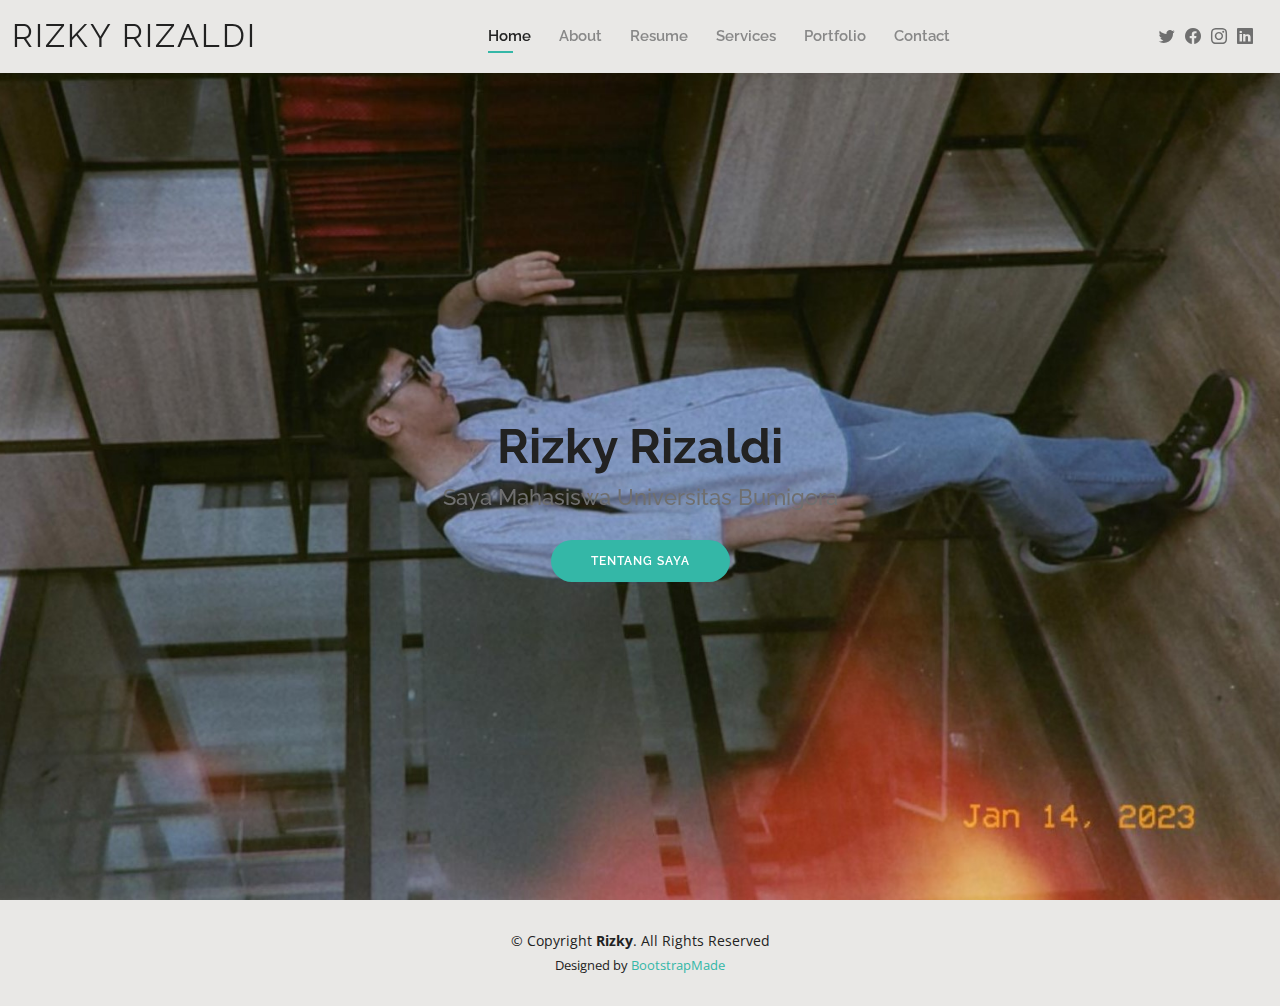
<file: index.html>
<!DOCTYPE html>
<html lang="en">

<head>
  <meta charset="utf-8">
  <meta content="width=device-width, initial-scale=1.0" name="viewport">

  <title>Rizky Rizaldi</title>
  <meta content="website portofolio rizky rizaldi" name="description">
  <meta content="portofolio" name="keywords">

  <!-- Favicons -->
  <link href="assets/img/favicon.png" rel="icon">
  <link href="assets/img/apple-touch-icon.png" rel="apple-touch-icon">

  <!-- Google Fonts -->
  <link href="https://fonts.googleapis.com/css?family=Open+Sans:300,300i,400,400i,600,600i,700,700i|Raleway:300,300i,400,400i,500,500i,600,600i,700,700i|Poppins:300,300i,400,400i,500,500i,600,600i,700,700i" rel="stylesheet">

  <!-- Vendor CSS Files -->
  <link href="assets/vendor/aos/aos.css" rel="stylesheet">
  <link href="assets/vendor/bootstrap/css/bootstrap.min.css" rel="stylesheet">
  <link href="assets/vendor/bootstrap-icons/bootstrap-icons.css" rel="stylesheet">
  <link href="assets/vendor/boxicons/css/boxicons.min.css" rel="stylesheet">
  <link href="assets/vendor/glightbox/css/glightbox.min.css" rel="stylesheet">
  <link href="assets/vendor/swiper/swiper-bundle.min.css" rel="stylesheet">

  <!-- Template Main CSS File -->
  <link href="assets/css/style.css" rel="stylesheet">

  <!-- =======================================================
  * Template Name: Kelly
  * Updated: May 30 2023 with Bootstrap v5.3.0
  * Template URL: https://bootstrapmade.com/kelly-free-bootstrap-cv-resume-html-template/
  * Author: BootstrapMade.com
  * License: https://bootstrapmade.com/license/
  ======================================================== -->
</head>

<body>

  <!-- ======= Header ======= -->
  <header id="header" class="fixed-top">
    <div class="container-fluid d-flex justify-content-between align-items-center">

      <h1 class="logo me-auto me-lg-0"><a href="index.html">Rizky Rizaldi</a></h1>
      <!-- Uncomment below if you prefer to use an image logo -->
      <!-- <a href="index.html" class="logo"><img src="assets/img/logo.png" alt="" class="img-fluid"></a>-->

      <nav id="navbar" class="navbar order-last order-lg-0">
        <ul>
          <li><a class="active" href="index.html">Home</a></li>
          <li><a href="about.html">About</a></li>
          <li><a href="resume.html">Resume</a></li>
          <li><a href="services.html">Services</a></li>
          <li><a href="portfolio.html">Portfolio</a></li>
          <li><a href="contact.html">Contact</a></li>
        </ul>
        <i class="bi bi-list mobile-nav-toggle"></i>
      </nav><!-- .navbar -->

      <div class="header-social-links">
        <a href="#" class="twitter"><i class="bi bi-twitter"></i></a>
        <a href="#" class="facebook"><i class="bi bi-facebook"></i></a>
        <a href="#" class="instagram"><i class="bi bi-instagram"></i></a>
        <a href="#" class="linkedin"><i class="bi bi-linkedin"></i></i></a>
      </div>

    </div>

  </header><!-- End Header -->

  <!-- ======= Hero Section ======= -->
  <section id="hero" class="d-flex align-items-center">
    <div class="container d-flex flex-column align-items-center" data-aos="zoom-in" data-aos-delay="100">
      <h1>Rizky Rizaldi</h1>
      <h2>Saya Mahasiswa Universitas Bumigora</h2>
      <a href="about.html" class="btn-about">Tentang Saya</a>
    </div>
  </section><!-- End Hero -->

  <!-- ======= Footer ======= -->
  <footer id="footer">
    <div class="container">
      <div class="copyright">
        &copy; Copyright <strong><span>Rizky</span></strong>. All Rights Reserved
      </div>
      <div class="credits">
        <!-- All the links in the footer should remain intact. -->
        <!-- You can delete the links only if you purchased the pro version. -->
        <!-- Licensing information: https://bootstrapmade.com/license/ -->
        <!-- Purchase the pro version with working PHP/AJAX contact form: https://bootstrapmade.com/kelly-free-bootstrap-cv-resume-html-template/ -->
        Designed by <a href="https://bootstrapmade.com/">BootstrapMade</a>
      </div>
    </div>
  </footer><!-- End  Footer -->

  <div id="preloader"></div>
  <a href="#" class="back-to-top d-flex align-items-center justify-content-center"><i class="bi bi-arrow-up-short"></i></a>

  <!-- Vendor JS Files -->
  <script src="assets/vendor/purecounter/purecounter_vanilla.js"></script>
  <script src="assets/vendor/aos/aos.js"></script>
  <script src="assets/vendor/bootstrap/js/bootstrap.bundle.min.js"></script>
  <script src="assets/vendor/glightbox/js/glightbox.min.js"></script>
  <script src="assets/vendor/isotope-layout/isotope.pkgd.min.js"></script>
  <script src="assets/vendor/swiper/swiper-bundle.min.js"></script>
  <script src="assets/vendor/waypoints/noframework.waypoints.js"></script>
  <script src="assets/vendor/php-email-form/validate.js"></script>

  <!-- Template Main JS File -->
  <script src="assets/js/main.js"></script>

</body>

</html>
</file>
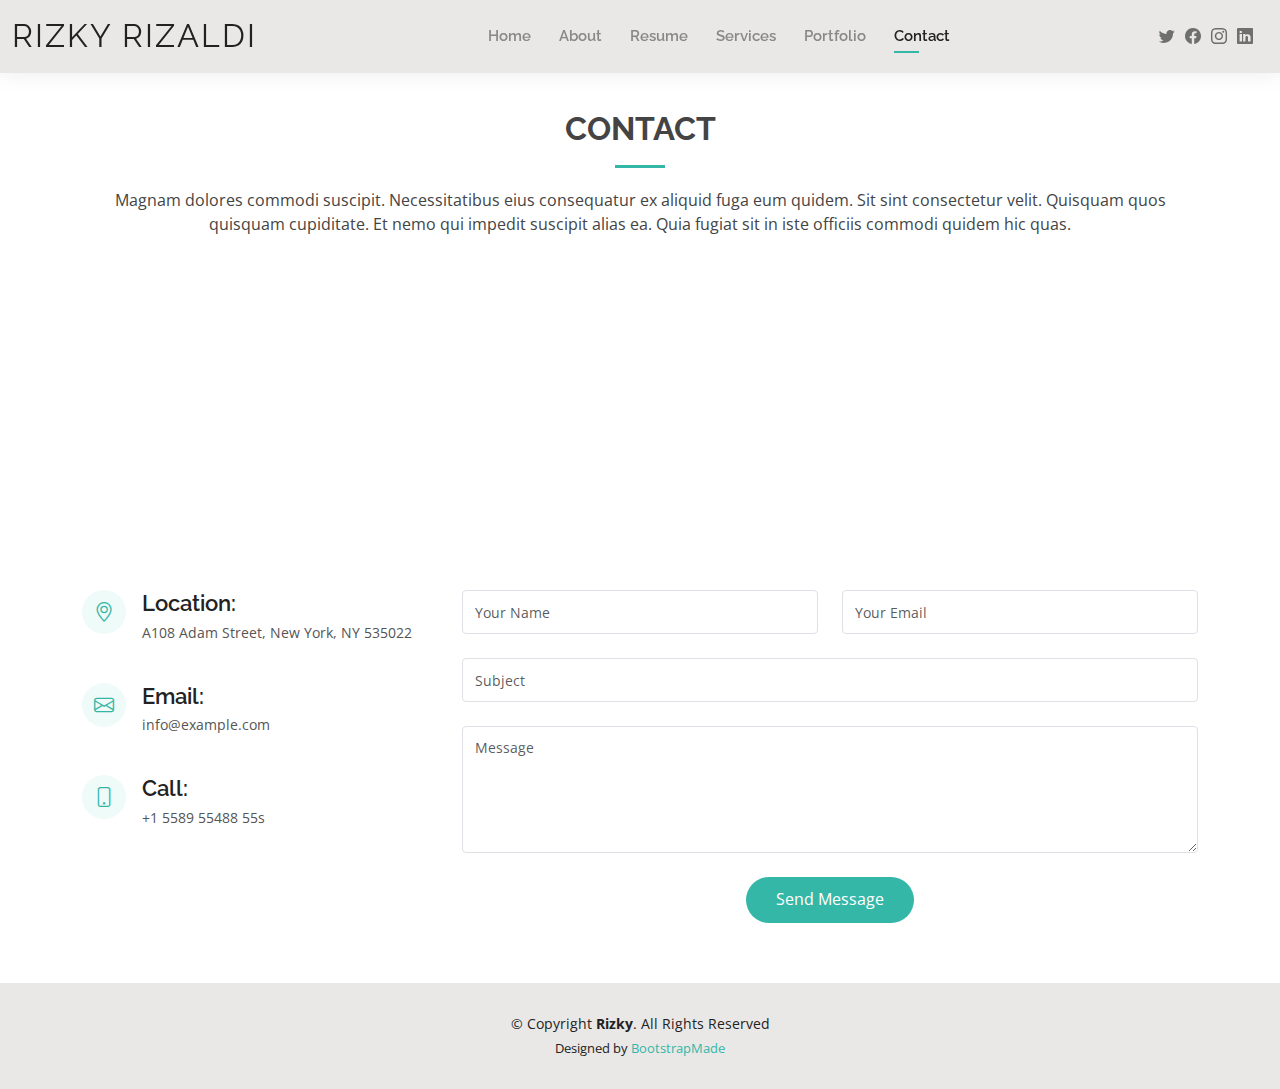
<file: contact.html>
<!DOCTYPE html>
<html lang="en">

<head>
  <meta charset="utf-8">
  <meta content="width=device-width, initial-scale=1.0" name="viewport">

  <title>Contact - Rizky Rizaldi</title>
  <meta content="" name="description">
  <meta content="" name="keywords">

  <!-- Favicons -->
  <link href="assets/img/favicon.png" rel="icon">
  <link href="assets/img/apple-touch-icon.png" rel="apple-touch-icon">

  <!-- Google Fonts -->
  <link href="https://fonts.googleapis.com/css?family=Open+Sans:300,300i,400,400i,600,600i,700,700i|Raleway:300,300i,400,400i,500,500i,600,600i,700,700i|Poppins:300,300i,400,400i,500,500i,600,600i,700,700i" rel="stylesheet">

  <!-- Vendor CSS Files -->
  <link href="assets/vendor/aos/aos.css" rel="stylesheet">
  <link href="assets/vendor/bootstrap/css/bootstrap.min.css" rel="stylesheet">
  <link href="assets/vendor/bootstrap-icons/bootstrap-icons.css" rel="stylesheet">
  <link href="assets/vendor/boxicons/css/boxicons.min.css" rel="stylesheet">
  <link href="assets/vendor/glightbox/css/glightbox.min.css" rel="stylesheet">
  <link href="assets/vendor/swiper/swiper-bundle.min.css" rel="stylesheet">

  <!-- Template Main CSS File -->
  <link href="assets/css/style.css" rel="stylesheet">

  <!-- =======================================================
  * Template Name: Kelly
  * Updated: May 30 2023 with Bootstrap v5.3.0
  * Template URL: https://bootstrapmade.com/kelly-free-bootstrap-cv-resume-html-template/
  * Author: BootstrapMade.com
  * License: https://bootstrapmade.com/license/
  ======================================================== -->
</head>

<body>

  <!-- ======= Header ======= -->
  <header id="header" class="fixed-top">
    <div class="container-fluid d-flex justify-content-between align-items-center">

      <h1 class="logo me-auto me-lg-0"><a href="index.html">Rizky Rizaldi</a></h1>
      <!-- Uncomment below if you prefer to use an image logo -->
      <!-- <a href="index.html" class="logo"><img src="assets/img/logo.png" alt="" class="img-fluid"></a>-->

      <nav id="navbar" class="navbar order-last order-lg-0">
        <ul>
          <li><a href="index.html">Home</a></li>
          <li><a href="about.html">About</a></li>
          <li><a href="resume.html">Resume</a></li>
          <li><a href="services.html">Services</a></li>
          <li><a href="portfolio.html">Portfolio</a></li>
          <li><a class="active" href="contact.html">Contact</a></li>
        </ul>
        <i class="bi bi-list mobile-nav-toggle"></i>
      </nav><!-- .navbar -->

      <div class="header-social-links">
        <a href="#" class="twitter"><i class="bi bi-twitter"></i></a>
        <a href="#" class="facebook"><i class="bi bi-facebook"></i></a>
        <a href="#" class="instagram"><i class="bi bi-instagram"></i></a>
        <a href="#" class="linkedin"><i class="bi bi-linkedin"></i></i></a>
      </div>

    </div>

  </header><!-- End Header -->

  <main id="main">

    <!-- ======= Contact Section ======= -->
    <section id="contact" class="contact">
      <div class="container" data-aos="fade-up">

        <div class="section-title">
          <h2>Contact</h2>
          <p>Magnam dolores commodi suscipit. Necessitatibus eius consequatur ex aliquid fuga eum quidem. Sit sint consectetur velit. Quisquam quos quisquam cupiditate. Et nemo qui impedit suscipit alias ea. Quia fugiat sit in iste officiis commodi quidem hic quas.</p>
        </div>

        <div>
          <iframe style="border:0; width: 100%; height: 270px;" src="https://www.google.com/maps/embed?pb=!1m14!1m8!1m3!1d12097.433213460943!2d-74.0062269!3d40.7101282!3m2!1i1024!2i768!4f13.1!3m3!1m2!1s0x0%3A0xb89d1fe6bc499443!2sDowntown+Conference+Center!5e0!3m2!1smk!2sbg!4v1539943755621" frameborder="0" allowfullscreen></iframe>
        </div>

        <div class="row mt-5">

          <div class="col-lg-4">
            <div class="info">
              <div class="address">
                <i class="bi bi-geo-alt"></i>
                <h4>Location:</h4>
                <p>A108 Adam Street, New York, NY 535022</p>
              </div>

              <div class="email">
                <i class="bi bi-envelope"></i>
                <h4>Email:</h4>
                <p>info@example.com</p>
              </div>

              <div class="phone">
                <i class="bi bi-phone"></i>
                <h4>Call:</h4>
                <p>+1 5589 55488 55s</p>
              </div>

            </div>

          </div>

          <div class="col-lg-8 mt-5 mt-lg-0">

            <form action="forms/contact.php" method="post" role="form" class="php-email-form">
              <div class="row">
                <div class="col-md-6 form-group">
                  <input type="text" name="name" class="form-control" id="name" placeholder="Your Name" required>
                </div>
                <div class="col-md-6 form-group mt-3 mt-md-0">
                  <input type="email" class="form-control" name="email" id="email" placeholder="Your Email" required>
                </div>
              </div>
              <div class="form-group mt-3">
                <input type="text" class="form-control" name="subject" id="subject" placeholder="Subject" required>
              </div>
              <div class="form-group mt-3">
                <textarea class="form-control" name="message" rows="5" placeholder="Message" required></textarea>
              </div>
              <div class="my-3">
                <div class="loading">Loading</div>
                <div class="error-message"></div>
                <div class="sent-message">Your message has been sent. Thank you!</div>
              </div>
              <div class="text-center"><button type="submit">Send Message</button></div>
            </form>

          </div>

        </div>

      </div>
    </section><!-- End Contact Section -->

  </main><!-- End #main -->

  <!-- ======= Footer ======= -->
  <footer id="footer">
    <div class="container">
      <div class="copyright">
        &copy; Copyright <strong><span>Rizky</span></strong>. All Rights Reserved
      </div>
      <div class="credits">
        <!-- All the links in the footer should remain intact. -->
        <!-- You can delete the links only if you purchased the pro version. -->
        <!-- Licensing information: https://bootstrapmade.com/license/ -->
        <!-- Purchase the pro version with working PHP/AJAX contact form: https://bootstrapmade.com/kelly-free-bootstrap-cv-resume-html-template/ -->
        Designed by <a href="https://bootstrapmade.com/">BootstrapMade</a>
      </div>
    </div>
  </footer><!-- End  Footer -->

  <div id="preloader"></div>
  <a href="#" class="back-to-top d-flex align-items-center justify-content-center"><i class="bi bi-arrow-up-short"></i></a>

  <!-- Vendor JS Files -->
  <script src="assets/vendor/purecounter/purecounter_vanilla.js"></script>
  <script src="assets/vendor/aos/aos.js"></script>
  <script src="assets/vendor/bootstrap/js/bootstrap.bundle.min.js"></script>
  <script src="assets/vendor/glightbox/js/glightbox.min.js"></script>
  <script src="assets/vendor/isotope-layout/isotope.pkgd.min.js"></script>
  <script src="assets/vendor/swiper/swiper-bundle.min.js"></script>
  <script src="assets/vendor/waypoints/noframework.waypoints.js"></script>
  <script src="assets/vendor/php-email-form/validate.js"></script>

  <!-- Template Main JS File -->
  <script src="assets/js/main.js"></script>

</body>

</html>
</file>
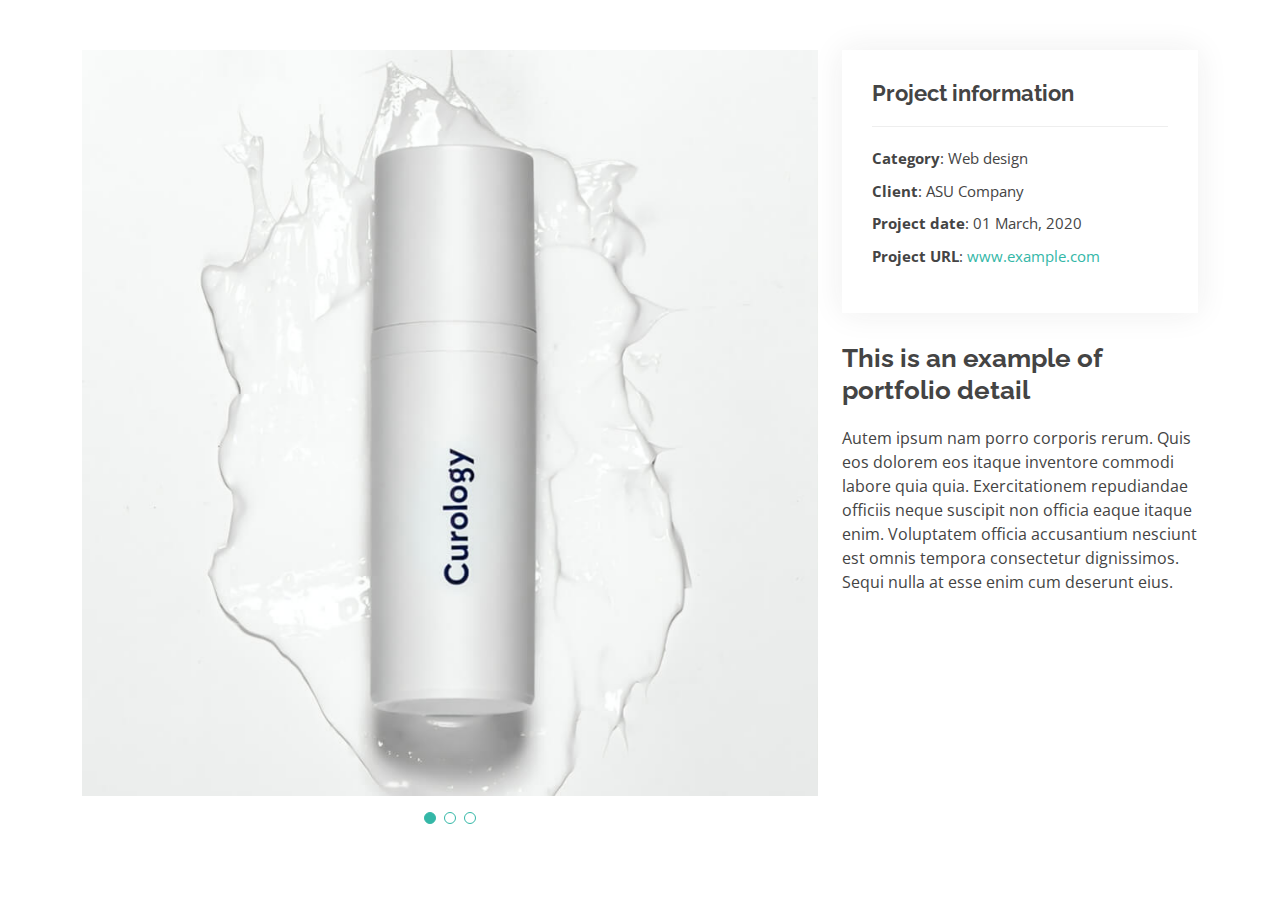
<file: portfolio-details.html>
<!DOCTYPE html>
<html lang="en">

<head>
  <meta charset="utf-8">
  <meta content="width=device-width, initial-scale=1.0" name="viewport">

  <title>Portfolio Details - Kelly Bootstrap Template</title>
  <meta content="" name="description">
  <meta content="" name="keywords">

  <!-- Favicons -->
  <link href="assets/img/favicon.png" rel="icon">
  <link href="assets/img/apple-touch-icon.png" rel="apple-touch-icon">

  <!-- Google Fonts -->
  <link href="https://fonts.googleapis.com/css?family=Open+Sans:300,300i,400,400i,600,600i,700,700i|Raleway:300,300i,400,400i,500,500i,600,600i,700,700i|Poppins:300,300i,400,400i,500,500i,600,600i,700,700i" rel="stylesheet">

  <!-- Vendor CSS Files -->
  <link href="assets/vendor/aos/aos.css" rel="stylesheet">
  <link href="assets/vendor/bootstrap/css/bootstrap.min.css" rel="stylesheet">
  <link href="assets/vendor/bootstrap-icons/bootstrap-icons.css" rel="stylesheet">
  <link href="assets/vendor/boxicons/css/boxicons.min.css" rel="stylesheet">
  <link href="assets/vendor/glightbox/css/glightbox.min.css" rel="stylesheet">
  <link href="assets/vendor/swiper/swiper-bundle.min.css" rel="stylesheet">

  <!-- Template Main CSS File -->
  <link href="assets/css/style.css" rel="stylesheet">

  <!-- =======================================================
  * Template Name: Kelly
  * Updated: May 30 2023 with Bootstrap v5.3.0
  * Template URL: https://bootstrapmade.com/kelly-free-bootstrap-cv-resume-html-template/
  * Author: BootstrapMade.com
  * License: https://bootstrapmade.com/license/
  ======================================================== -->
</head>

<body>

  <main id="main">

    <!-- ======= Portfolio Details Section ======= -->
    <section id="portfolio-details" class="portfolio-details">
      <div class="container">

        <div class="row gy-4">

          <div class="col-lg-8">
            <div class="portfolio-details-slider swiper">
              <div class="swiper-wrapper align-items-center">

                <div class="swiper-slide">
                  <img src="assets/img/portfolio/portfolio-1.jpg" alt="">
                </div>

                <div class="swiper-slide">
                  <img src="assets/img/portfolio/portfolio-2.jpg" alt="">
                </div>

                <div class="swiper-slide">
                  <img src="assets/img/portfolio/portfolio-3.jpg" alt="">
                </div>

              </div>
              <div class="swiper-pagination"></div>
            </div>
          </div>

          <div class="col-lg-4">
            <div class="portfolio-info">
              <h3>Project information</h3>
              <ul>
                <li><strong>Category</strong>: Web design</li>
                <li><strong>Client</strong>: ASU Company</li>
                <li><strong>Project date</strong>: 01 March, 2020</li>
                <li><strong>Project URL</strong>: <a href="#">www.example.com</a></li>
              </ul>
            </div>
            <div class="portfolio-description">
              <h2>This is an example of portfolio detail</h2>
              <p>
                Autem ipsum nam porro corporis rerum. Quis eos dolorem eos itaque inventore commodi labore quia quia. Exercitationem repudiandae officiis neque suscipit non officia eaque itaque enim. Voluptatem officia accusantium nesciunt est omnis tempora consectetur dignissimos. Sequi nulla at esse enim cum deserunt eius.
              </p>
            </div>
          </div>

        </div>

      </div>
    </section><!-- End Portfolio Details Section -->

  </main><!-- End #main -->

  <div id="preloader"></div>
  <a href="#" class="back-to-top d-flex align-items-center justify-content-center"><i class="bi bi-arrow-up-short"></i></a>

  <!-- Vendor JS Files -->
  <script src="assets/vendor/purecounter/purecounter_vanilla.js"></script>
  <script src="assets/vendor/aos/aos.js"></script>
  <script src="assets/vendor/bootstrap/js/bootstrap.bundle.min.js"></script>
  <script src="assets/vendor/glightbox/js/glightbox.min.js"></script>
  <script src="assets/vendor/isotope-layout/isotope.pkgd.min.js"></script>
  <script src="assets/vendor/swiper/swiper-bundle.min.js"></script>
  <script src="assets/vendor/waypoints/noframework.waypoints.js"></script>
  <script src="assets/vendor/php-email-form/validate.js"></script>

  <!-- Template Main JS File -->
  <script src="assets/js/main.js"></script>

</body>

</html>
</file>
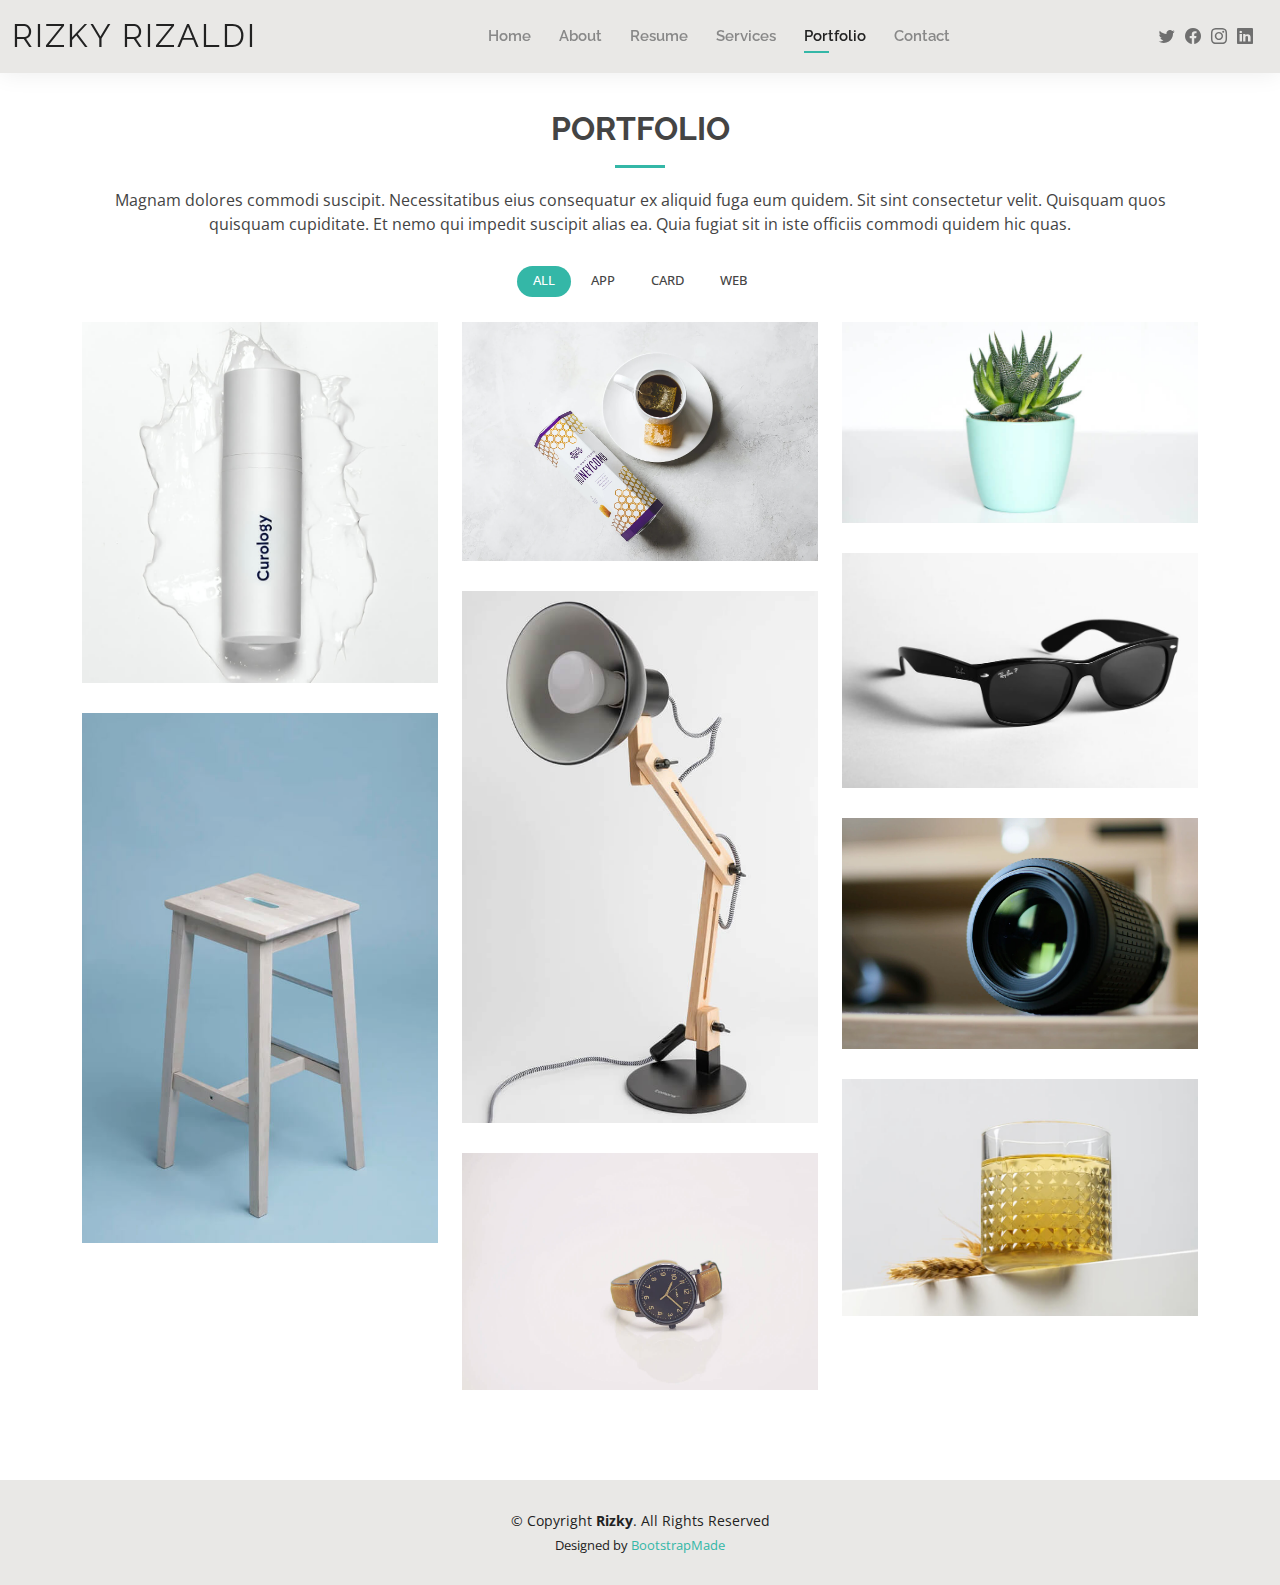
<file: portfolio.html>
<!DOCTYPE html>
<html lang="en">

<head>
  <meta charset="utf-8">
  <meta content="width=device-width, initial-scale=1.0" name="viewport">

  <title>Portfolio - Rizky Rizaldi</title>
  <meta content="" name="description">
  <meta content="" name="keywords">

  <!-- Favicons -->
  <link href="assets/img/favicon.png" rel="icon">
  <link href="assets/img/apple-touch-icon.png" rel="apple-touch-icon">

  <!-- Google Fonts -->
  <link href="https://fonts.googleapis.com/css?family=Open+Sans:300,300i,400,400i,600,600i,700,700i|Raleway:300,300i,400,400i,500,500i,600,600i,700,700i|Poppins:300,300i,400,400i,500,500i,600,600i,700,700i" rel="stylesheet">

  <!-- Vendor CSS Files -->
  <link href="assets/vendor/aos/aos.css" rel="stylesheet">
  <link href="assets/vendor/bootstrap/css/bootstrap.min.css" rel="stylesheet">
  <link href="assets/vendor/bootstrap-icons/bootstrap-icons.css" rel="stylesheet">
  <link href="assets/vendor/boxicons/css/boxicons.min.css" rel="stylesheet">
  <link href="assets/vendor/glightbox/css/glightbox.min.css" rel="stylesheet">
  <link href="assets/vendor/swiper/swiper-bundle.min.css" rel="stylesheet">

  <!-- Template Main CSS File -->
  <link href="assets/css/style.css" rel="stylesheet">

  <!-- =======================================================
  * Template Name: Kelly
  * Updated: May 30 2023 with Bootstrap v5.3.0
  * Template URL: https://bootstrapmade.com/kelly-free-bootstrap-cv-resume-html-template/
  * Author: BootstrapMade.com
  * License: https://bootstrapmade.com/license/
  ======================================================== -->
</head>

<body>

  <!-- ======= Header ======= -->
  <header id="header" class="fixed-top">
    <div class="container-fluid d-flex justify-content-between align-items-center">

      <h1 class="logo me-auto me-lg-0"><a href="index.html">Rizky Rizaldi</a></h1>
      <!-- Uncomment below if you prefer to use an image logo -->
      <!-- <a href="index.html" class="logo"><img src="assets/img/logo.png" alt="" class="img-fluid"></a>-->

      <nav id="navbar" class="navbar order-last order-lg-0">
        <ul>
          <li><a href="index.html">Home</a></li>
          <li><a href="about.html">About</a></li>
          <li><a href="resume.html">Resume</a></li>
          <li><a href="services.html">Services</a></li>
          <li><a class="active" href="portfolio.html">Portfolio</a></li>
          <li><a href="contact.html">Contact</a></li>
        </ul>
        <i class="bi bi-list mobile-nav-toggle"></i>
      </nav><!-- .navbar -->

      <div class="header-social-links">
        <a href="#" class="twitter"><i class="bi bi-twitter"></i></a>
        <a href="#" class="facebook"><i class="bi bi-facebook"></i></a>
        <a href="#" class="instagram"><i class="bi bi-instagram"></i></a>
        <a href="#" class="linkedin"><i class="bi bi-linkedin"></i></i></a>
      </div>

    </div>

  </header><!-- End Header -->

  <main id="main">

    <!-- ======= Portfolio Section ======= -->
    <section id="portfolio" class="portfolio">
      <div class="container" data-aos="fade-up">

        <div class="section-title">
          <h2>Portfolio</h2>
          <p>Magnam dolores commodi suscipit. Necessitatibus eius consequatur ex aliquid fuga eum quidem. Sit sint consectetur velit. Quisquam quos quisquam cupiditate. Et nemo qui impedit suscipit alias ea. Quia fugiat sit in iste officiis commodi quidem hic quas.</p>
        </div>

        <div class="row" data-aos="fade-up" data-aos-delay="100">
          <div class="col-lg-12 d-flex justify-content-center">
            <ul id="portfolio-flters">
              <li data-filter="*" class="filter-active">All</li>
              <li data-filter=".filter-app">App</li>
              <li data-filter=".filter-card">Card</li>
              <li data-filter=".filter-web">Web</li>
            </ul>
          </div>
        </div>

        <div class="row portfolio-container" data-aos="fade-up" data-aos-delay="200">

          <div class="col-lg-4 col-md-6 portfolio-item filter-app">
            <div class="portfolio-wrap">
              <img src="assets/img/portfolio/portfolio-1.jpg" class="img-fluid" alt="">
              <div class="portfolio-info">
                <h4>App 1</h4>
                <p>App</p>
                <div class="portfolio-links">
                  <a href="assets/img/portfolio/portfolio-1.jpg" data-gallery="portfolioGallery" class="portfolio-lightbox" title="App 1"><i class="bx bx-plus"></i></a>
                  <a href="portfolio-details.html" class="portfolio-details-lightbox" data-glightbox="type: external" title="Portfolio Details"><i class="bx bx-link"></i></a>
                </div>
              </div>
            </div>
          </div>

          <div class="col-lg-4 col-md-6 portfolio-item filter-web">
            <div class="portfolio-wrap">
              <img src="assets/img/portfolio/portfolio-2.jpg" class="img-fluid" alt="">
              <div class="portfolio-info">
                <h4>Web 3</h4>
                <p>Web</p>
                <div class="portfolio-links">
                  <a href="assets/img/portfolio/portfolio-2.jpg" data-gallery="portfolioGallery" class="portfolio-lightbox" title="Web 3"><i class="bx bx-plus"></i></a>
                  <a href="portfolio-details.html" class="portfolio-details-lightbox" data-glightbox="type: external" title="Portfolio Details"><i class="bx bx-link"></i></a>
                </div>
              </div>
            </div>
          </div>

          <div class="col-lg-4 col-md-6 portfolio-item filter-app">
            <div class="portfolio-wrap">
              <img src="assets/img/portfolio/portfolio-3.jpg" class="img-fluid" alt="">
              <div class="portfolio-info">
                <h4>App 2</h4>
                <p>App</p>
                <div class="portfolio-links">
                  <a href="assets/img/portfolio/portfolio-3.jpg" data-gallery="portfolioGallery" class="portfolio-lightbox" title="App 2"><i class="bx bx-plus"></i></a>
                  <a href="portfolio-details.html" class="portfolio-details-lightbox" data-glightbox="type: external" title="Portfolio Details"><i class="bx bx-link"></i></a>
                </div>
              </div>
            </div>
          </div>

          <div class="col-lg-4 col-md-6 portfolio-item filter-card">
            <div class="portfolio-wrap">
              <img src="assets/img/portfolio/portfolio-4.jpg" class="img-fluid" alt="">
              <div class="portfolio-info">
                <h4>Card 2</h4>
                <p>Card</p>
                <div class="portfolio-links">
                  <a href="assets/img/portfolio/portfolio-4.jpg" data-gallery="portfolioGallery" class="portfolio-lightbox" title="Card 2"><i class="bx bx-plus"></i></a>
                  <a href="portfolio-details.html" class="portfolio-details-lightbox" data-glightbox="type: external" title="Portfolio Details"><i class="bx bx-link"></i></a>
                </div>
              </div>
            </div>
          </div>

          <div class="col-lg-4 col-md-6 portfolio-item filter-web">
            <div class="portfolio-wrap">
              <img src="assets/img/portfolio/portfolio-5.jpg" class="img-fluid" alt="">
              <div class="portfolio-info">
                <h4>Web 2</h4>
                <p>Web</p>
                <div class="portfolio-links">
                  <a href="assets/img/portfolio/portfolio-5.jpg" data-gallery="portfolioGallery" class="portfolio-lightbox" title="Web 2"><i class="bx bx-plus"></i></a>
                  <a href="portfolio-details.html" class="portfolio-details-lightbox" data-glightbox="type: external" title="Portfolio Details"><i class="bx bx-link"></i></a>
                </div>
              </div>
            </div>
          </div>

          <div class="col-lg-4 col-md-6 portfolio-item filter-app">
            <div class="portfolio-wrap">
              <img src="assets/img/portfolio/portfolio-6.jpg" class="img-fluid" alt="">
              <div class="portfolio-info">
                <h4>App 3</h4>
                <p>App</p>
                <div class="portfolio-links">
                  <a href="assets/img/portfolio/portfolio-6.jpg" data-gallery="portfolioGallery" class="portfolio-lightbox" title="App 3"><i class="bx bx-plus"></i></a>
                  <a href="portfolio-details.html" class="portfolio-details-lightbox" data-glightbox="type: external" title="Portfolio Details"><i class="bx bx-link"></i></a>
                </div>
              </div>
            </div>
          </div>

          <div class="col-lg-4 col-md-6 portfolio-item filter-card">
            <div class="portfolio-wrap">
              <img src="assets/img/portfolio/portfolio-7.jpg" class="img-fluid" alt="">
              <div class="portfolio-info">
                <h4>Card 1</h4>
                <p>Card</p>
                <div class="portfolio-links">
                  <a href="assets/img/portfolio/portfolio-7.jpg" data-gallery="portfolioGallery" class="portfolio-lightbox" title="Card 1"><i class="bx bx-plus"></i></a>
                  <a href="portfolio-details.html" class="portfolio-details-lightbox" data-glightbox="type: external" title="Portfolio Details"><i class="bx bx-link"></i></a>
                </div>
              </div>
            </div>
          </div>

          <div class="col-lg-4 col-md-6 portfolio-item filter-card">
            <div class="portfolio-wrap">
              <img src="assets/img/portfolio/portfolio-8.jpg" class="img-fluid" alt="">
              <div class="portfolio-info">
                <h4>Card 3</h4>
                <p>Card</p>
                <div class="portfolio-links">
                  <a href="assets/img/portfolio/portfolio-8.jpg" data-gallery="portfolioGallery" class="portfolio-lightbox" title="Card 3"><i class="bx bx-plus"></i></a>
                  <a href="portfolio-details.html" class="portfolio-details-lightbox" data-glightbox="type: external" title="Portfolio Details"><i class="bx bx-link"></i></a>
                </div>
              </div>
            </div>
          </div>

          <div class="col-lg-4 col-md-6 portfolio-item filter-web">
            <div class="portfolio-wrap">
              <img src="assets/img/portfolio/portfolio-9.jpg" class="img-fluid" alt="">
              <div class="portfolio-info">
                <h4>Web 3</h4>
                <p>Web</p>
                <div class="portfolio-links">
                  <a href="assets/img/portfolio/portfolio-9.jpg" data-gallery="portfolioGallery" class="portfolio-lightbox" title="Web 3"><i class="bx bx-plus"></i></a>
                  <a href="portfolio-details.html" class="portfolio-details-lightbox" data-glightbox="type: external" title="Portfolio Details"><i class="bx bx-link"></i></a>
                </div>
              </div>
            </div>
          </div>

        </div>

      </div>
    </section><!-- End Portfolio Section -->

  </main><!-- End #main -->

  <!-- ======= Footer ======= -->
  <footer id="footer">
    <div class="container">
      <div class="copyright">
        &copy; Copyright <strong><span>Rizky</span></strong>. All Rights Reserved
      </div>
      <div class="credits">
        <!-- All the links in the footer should remain intact. -->
        <!-- You can delete the links only if you purchased the pro version. -->
        <!-- Licensing information: https://bootstrapmade.com/license/ -->
        <!-- Purchase the pro version with working PHP/AJAX contact form: https://bootstrapmade.com/kelly-free-bootstrap-cv-resume-html-template/ -->
        Designed by <a href="https://bootstrapmade.com/">BootstrapMade</a>
      </div>
    </div>
  </footer><!-- End  Footer -->

  <div id="preloader"></div>
  <a href="#" class="back-to-top d-flex align-items-center justify-content-center"><i class="bi bi-arrow-up-short"></i></a>

  <!-- Vendor JS Files -->
  <script src="assets/vendor/purecounter/purecounter_vanilla.js"></script>
  <script src="assets/vendor/aos/aos.js"></script>
  <script src="assets/vendor/bootstrap/js/bootstrap.bundle.min.js"></script>
  <script src="assets/vendor/glightbox/js/glightbox.min.js"></script>
  <script src="assets/vendor/isotope-layout/isotope.pkgd.min.js"></script>
  <script src="assets/vendor/swiper/swiper-bundle.min.js"></script>
  <script src="assets/vendor/waypoints/noframework.waypoints.js"></script>
  <script src="assets/vendor/php-email-form/validate.js"></script>

  <!-- Template Main JS File -->
  <script src="assets/js/main.js"></script>

</body>

</html>
</file>
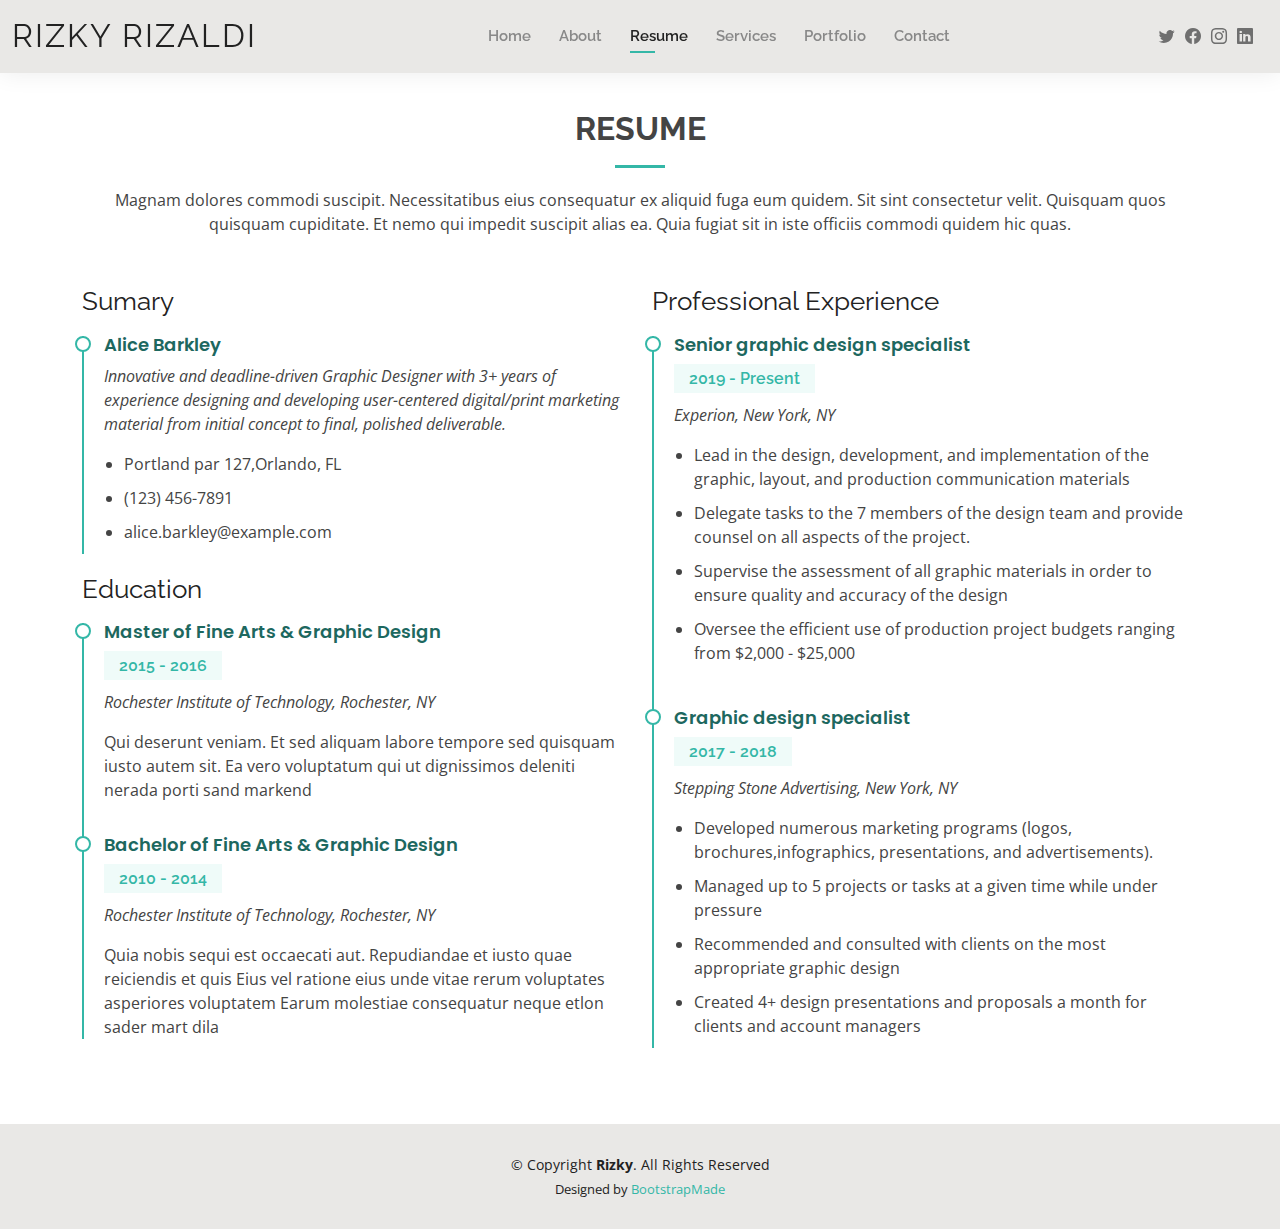
<file: resume.html>
<!DOCTYPE html>
<html lang="en">

<head>
  <meta charset="utf-8">
  <meta content="width=device-width, initial-scale=1.0" name="viewport">

  <title>Resume - Rizky Rizaldi</title>
  <meta content="" name="description">
  <meta content="" name="keywords">

  <!-- Favicons -->
  <link href="assets/img/favicon.png" rel="icon">
  <link href="assets/img/apple-touch-icon.png" rel="apple-touch-icon">

  <!-- Google Fonts -->
  <link href="https://fonts.googleapis.com/css?family=Open+Sans:300,300i,400,400i,600,600i,700,700i|Raleway:300,300i,400,400i,500,500i,600,600i,700,700i|Poppins:300,300i,400,400i,500,500i,600,600i,700,700i" rel="stylesheet">

  <!-- Vendor CSS Files -->
  <link href="assets/vendor/aos/aos.css" rel="stylesheet">
  <link href="assets/vendor/bootstrap/css/bootstrap.min.css" rel="stylesheet">
  <link href="assets/vendor/bootstrap-icons/bootstrap-icons.css" rel="stylesheet">
  <link href="assets/vendor/boxicons/css/boxicons.min.css" rel="stylesheet">
  <link href="assets/vendor/glightbox/css/glightbox.min.css" rel="stylesheet">
  <link href="assets/vendor/swiper/swiper-bundle.min.css" rel="stylesheet">

  <!-- Template Main CSS File -->
  <link href="assets/css/style.css" rel="stylesheet">

  <!-- =======================================================
  * Template Name: Kelly
  * Updated: May 30 2023 with Bootstrap v5.3.0
  * Template URL: https://bootstrapmade.com/kelly-free-bootstrap-cv-resume-html-template/
  * Author: BootstrapMade.com
  * License: https://bootstrapmade.com/license/
  ======================================================== -->
</head>

<body>

  <!-- ======= Header ======= -->
  <header id="header" class="fixed-top">
    <div class="container-fluid d-flex justify-content-between align-items-center">

      <h1 class="logo me-auto me-lg-0"><a href="index.html">Rizky Rizaldi</a></h1>
      <!-- Uncomment below if you prefer to use an image logo -->
      <!-- <a href="index.html" class="logo"><img src="assets/img/logo.png" alt="" class="img-fluid"></a>-->

      <nav id="navbar" class="navbar order-last order-lg-0">
        <ul>
          <li><a href="index.html">Home</a></li>
          <li><a href="about.html">About</a></li>
          <li><a class="active" href="resume.html">Resume</a></li>
          <li><a href="services.html">Services</a></li>
          <li><a href="portfolio.html">Portfolio</a></li>
          <li><a href="contact.html">Contact</a></li>
        </ul>
        <i class="bi bi-list mobile-nav-toggle"></i>
      </nav><!-- .navbar -->

      <div class="header-social-links">
        <a href="#" class="twitter"><i class="bi bi-twitter"></i></a>
        <a href="#" class="facebook"><i class="bi bi-facebook"></i></a>
        <a href="#" class="instagram"><i class="bi bi-instagram"></i></a>
        <a href="#" class="linkedin"><i class="bi bi-linkedin"></i></i></a>
      </div>

    </div>

  </header><!-- End Header -->

  <main id="main">

    <!-- ======= Resume Section ======= -->
    <section id="resume" class="resume">
      <div class="container" data-aos="fade-up">

        <div class="section-title">
          <h2>Resume</h2>
          <p>Magnam dolores commodi suscipit. Necessitatibus eius consequatur ex aliquid fuga eum quidem. Sit sint consectetur velit. Quisquam quos quisquam cupiditate. Et nemo qui impedit suscipit alias ea. Quia fugiat sit in iste officiis commodi quidem hic quas.</p>
        </div>

        <div class="row">
          <div class="col-lg-6">
            <h3 class="resume-title">Sumary</h3>
            <div class="resume-item pb-0">
              <h4>Alice Barkley</h4>
              <p><em>Innovative and deadline-driven Graphic Designer with 3+ years of experience designing and developing user-centered digital/print marketing material from initial concept to final, polished deliverable.</em></p>
              <p>
              <ul>
                <li>Portland par 127,Orlando, FL</li>
                <li>(123) 456-7891</li>
                <li>alice.barkley@example.com</li>
              </ul>
              </p>
            </div>

            <h3 class="resume-title">Education</h3>
            <div class="resume-item">
              <h4>Master of Fine Arts &amp; Graphic Design</h4>
              <h5>2015 - 2016</h5>
              <p><em>Rochester Institute of Technology, Rochester, NY</em></p>
              <p>Qui deserunt veniam. Et sed aliquam labore tempore sed quisquam iusto autem sit. Ea vero voluptatum qui ut dignissimos deleniti nerada porti sand markend</p>
            </div>
            <div class="resume-item">
              <h4>Bachelor of Fine Arts &amp; Graphic Design</h4>
              <h5>2010 - 2014</h5>
              <p><em>Rochester Institute of Technology, Rochester, NY</em></p>
              <p>Quia nobis sequi est occaecati aut. Repudiandae et iusto quae reiciendis et quis Eius vel ratione eius unde vitae rerum voluptates asperiores voluptatem Earum molestiae consequatur neque etlon sader mart dila</p>
            </div>
          </div>
          <div class="col-lg-6">
            <h3 class="resume-title">Professional Experience</h3>
            <div class="resume-item">
              <h4>Senior graphic design specialist</h4>
              <h5>2019 - Present</h5>
              <p><em>Experion, New York, NY </em></p>
              <p>
              <ul>
                <li>Lead in the design, development, and implementation of the graphic, layout, and production communication materials</li>
                <li>Delegate tasks to the 7 members of the design team and provide counsel on all aspects of the project. </li>
                <li>Supervise the assessment of all graphic materials in order to ensure quality and accuracy of the design</li>
                <li>Oversee the efficient use of production project budgets ranging from $2,000 - $25,000</li>
              </ul>
              </p>
            </div>
            <div class="resume-item">
              <h4>Graphic design specialist</h4>
              <h5>2017 - 2018</h5>
              <p><em>Stepping Stone Advertising, New York, NY</em></p>
              <p>
              <ul>
                <li>Developed numerous marketing programs (logos, brochures,infographics, presentations, and advertisements).</li>
                <li>Managed up to 5 projects or tasks at a given time while under pressure</li>
                <li>Recommended and consulted with clients on the most appropriate graphic design</li>
                <li>Created 4+ design presentations and proposals a month for clients and account managers</li>
              </ul>
              </p>
            </div>
          </div>
        </div>

      </div>
    </section><!-- End Resume Section -->

  </main><!-- End #main -->

  <!-- ======= Footer ======= -->
  <footer id="footer">
    <div class="container">
      <div class="copyright">
        &copy; Copyright <strong><span>Rizky</span></strong>. All Rights Reserved
      </div>
      <div class="credits">
        <!-- All the links in the footer should remain intact. -->
        <!-- You can delete the links only if you purchased the pro version. -->
        <!-- Licensing information: https://bootstrapmade.com/license/ -->
        <!-- Purchase the pro version with working PHP/AJAX contact form: https://bootstrapmade.com/kelly-free-bootstrap-cv-resume-html-template/ -->
        Designed by <a href="https://bootstrapmade.com/">BootstrapMade</a>
      </div>
    </div>
  </footer><!-- End  Footer -->

  <div id="preloader"></div>
  <a href="#" class="back-to-top d-flex align-items-center justify-content-center"><i class="bi bi-arrow-up-short"></i></a>

  <!-- Vendor JS Files -->
  <script src="assets/vendor/purecounter/purecounter_vanilla.js"></script>
  <script src="assets/vendor/aos/aos.js"></script>
  <script src="assets/vendor/bootstrap/js/bootstrap.bundle.min.js"></script>
  <script src="assets/vendor/glightbox/js/glightbox.min.js"></script>
  <script src="assets/vendor/isotope-layout/isotope.pkgd.min.js"></script>
  <script src="assets/vendor/swiper/swiper-bundle.min.js"></script>
  <script src="assets/vendor/waypoints/noframework.waypoints.js"></script>
  <script src="assets/vendor/php-email-form/validate.js"></script>

  <!-- Template Main JS File -->
  <script src="assets/js/main.js"></script>

</body>

</html>
</file>
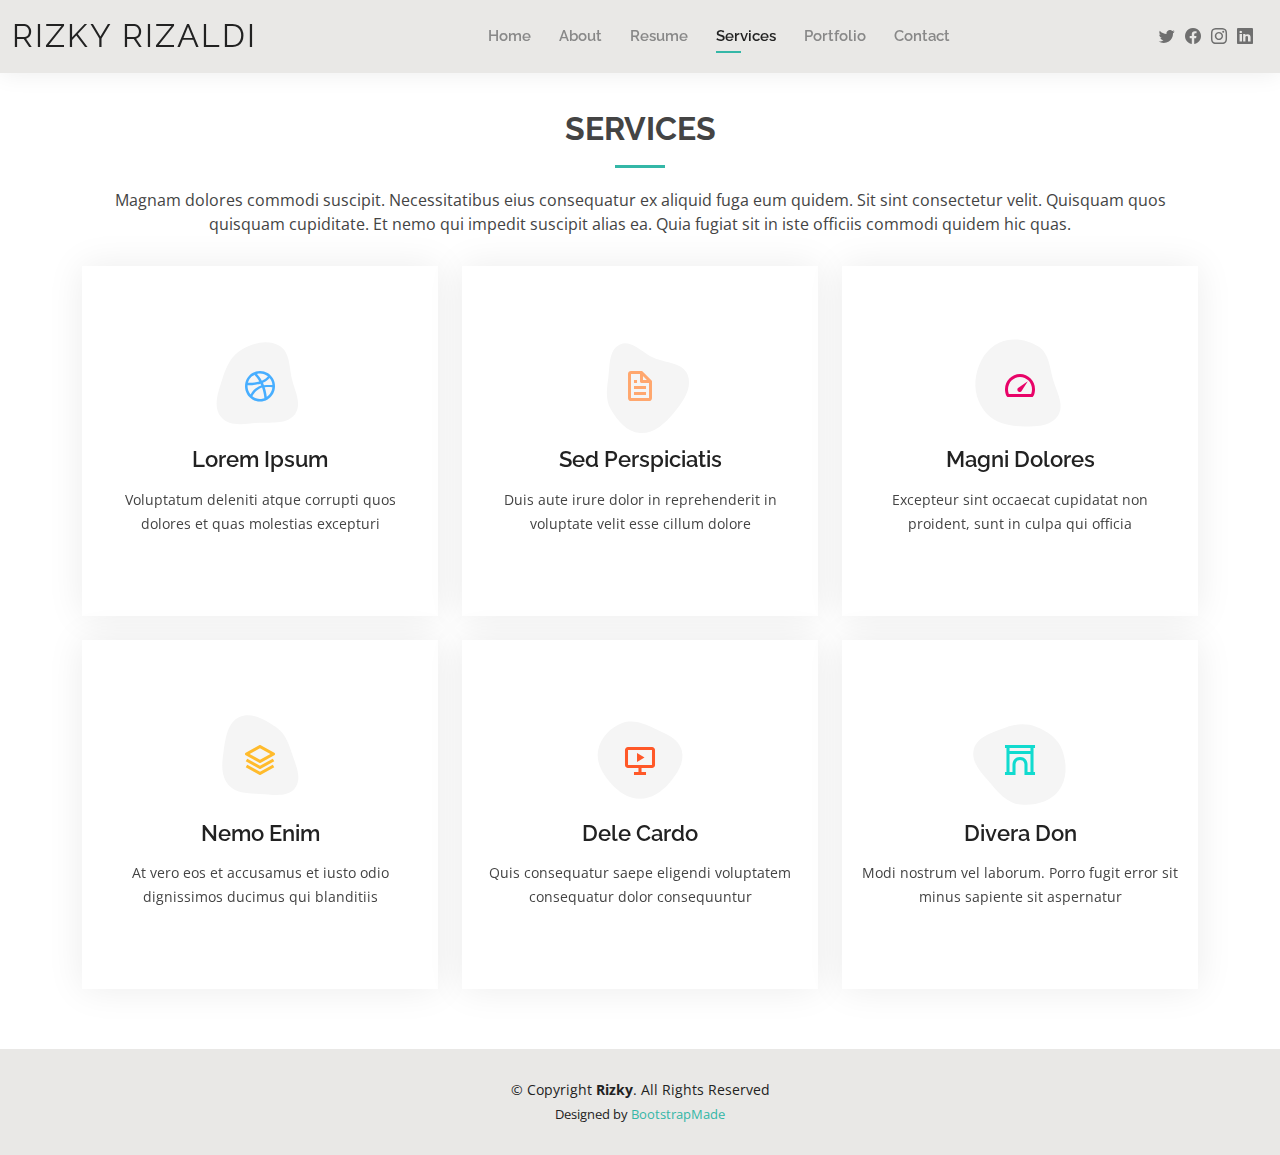
<file: services.html>
<!DOCTYPE html>
<html lang="en">

<head>
  <meta charset="utf-8">
  <meta content="width=device-width, initial-scale=1.0" name="viewport">

  <title>Services - Rizky Rizaldi</title>
  <meta content="" name="description">
  <meta content="" name="keywords">

  <!-- Favicons -->
  <link href="assets/img/favicon.png" rel="icon">
  <link href="assets/img/apple-touch-icon.png" rel="apple-touch-icon">

  <!-- Google Fonts -->
  <link href="https://fonts.googleapis.com/css?family=Open+Sans:300,300i,400,400i,600,600i,700,700i|Raleway:300,300i,400,400i,500,500i,600,600i,700,700i|Poppins:300,300i,400,400i,500,500i,600,600i,700,700i" rel="stylesheet">

  <!-- Vendor CSS Files -->
  <link href="assets/vendor/aos/aos.css" rel="stylesheet">
  <link href="assets/vendor/bootstrap/css/bootstrap.min.css" rel="stylesheet">
  <link href="assets/vendor/bootstrap-icons/bootstrap-icons.css" rel="stylesheet">
  <link href="assets/vendor/boxicons/css/boxicons.min.css" rel="stylesheet">
  <link href="assets/vendor/glightbox/css/glightbox.min.css" rel="stylesheet">
  <link href="assets/vendor/swiper/swiper-bundle.min.css" rel="stylesheet">

  <!-- Template Main CSS File -->
  <link href="assets/css/style.css" rel="stylesheet">

  <!-- =======================================================
  * Template Name: Kelly
  * Updated: May 30 2023 with Bootstrap v5.3.0
  * Template URL: https://bootstrapmade.com/kelly-free-bootstrap-cv-resume-html-template/
  * Author: BootstrapMade.com
  * License: https://bootstrapmade.com/license/
  ======================================================== -->
</head>

<body>

  <!-- ======= Header ======= -->
  <header id="header" class="fixed-top">
    <div class="container-fluid d-flex justify-content-between align-items-center">

      <h1 class="logo me-auto me-lg-0"><a href="index.html">Rizky Rizaldi</a></h1>
      <!-- Uncomment below if you prefer to use an image logo -->
      <!-- <a href="index.html" class="logo"><img src="assets/img/logo.png" alt="" class="img-fluid"></a>-->

      <nav id="navbar" class="navbar order-last order-lg-0">
        <ul>
          <li><a href="index.html">Home</a></li>
          <li><a href="about.html">About</a></li>
          <li><a href="resume.html">Resume</a></li>
          <li><a class="active" href="services.html">Services</a></li>
          <li><a href="portfolio.html">Portfolio</a></li>
          <li><a href="contact.html">Contact</a></li>
        </ul>
        <i class="bi bi-list mobile-nav-toggle"></i>
      </nav><!-- .navbar -->

      <div class="header-social-links">
        <a href="#" class="twitter"><i class="bi bi-twitter"></i></a>
        <a href="#" class="facebook"><i class="bi bi-facebook"></i></a>
        <a href="#" class="instagram"><i class="bi bi-instagram"></i></a>
        <a href="#" class="linkedin"><i class="bi bi-linkedin"></i></i></a>
      </div>

    </div>

  </header><!-- End Header -->

  <main id="main">

    <!-- ======= Services Section ======= -->
    <section id="services" class="services">
      <div class="container" data-aos="fade-up">

        <div class="section-title">
          <h2>Services</h2>
          <p>Magnam dolores commodi suscipit. Necessitatibus eius consequatur ex aliquid fuga eum quidem. Sit sint consectetur velit. Quisquam quos quisquam cupiditate. Et nemo qui impedit suscipit alias ea. Quia fugiat sit in iste officiis commodi quidem hic quas.</p>
        </div>

        <div class="row">
          <div class="col-lg-4 col-md-6 d-flex align-items-stretch" data-aos="zoom-in" data-aos-delay="100">
            <div class="icon-box iconbox-blue">
              <div class="icon">
                <svg width="100" height="100" viewBox="0 0 600 600" xmlns="http://www.w3.org/2000/svg">
                  <path stroke="none" stroke-width="0" fill="#f5f5f5" d="M300,521.0016835830174C376.1290562159157,517.8887921683347,466.0731472004068,529.7835943286574,510.70327084640275,468.03025145048787C554.3714126377745,407.6079735673963,508.03601936045806,328.9844924480964,491.2728898941984,256.3432110539036C474.5976632858925,184.082847569629,479.9380746630129,96.60480741107993,416.23090153303,58.64404602377083C348.86323505073057,18.502131276798302,261.93793281208167,40.57373210992963,193.5410806939664,78.93577620505333C130.42746243093433,114.334589627462,98.30271207620316,179.96522072025542,76.75703585869454,249.04625023123273C51.97151888228291,328.5150500222984,13.704378332031375,421.85034740162234,66.52175969318436,486.19268352777647C119.04800174914682,550.1803526380478,217.28368757567262,524.383925680826,300,521.0016835830174"></path>
                </svg>
                <i class="bx bxl-dribbble"></i>
              </div>
              <h4><a href="">Lorem Ipsum</a></h4>
              <p>Voluptatum deleniti atque corrupti quos dolores et quas molestias excepturi</p>
            </div>
          </div>

          <div class="col-lg-4 col-md-6 d-flex align-items-stretch mt-4 mt-md-0" data-aos="zoom-in" data-aos-delay="200">
            <div class="icon-box iconbox-orange ">
              <div class="icon">
                <svg width="100" height="100" viewBox="0 0 600 600" xmlns="http://www.w3.org/2000/svg">
                  <path stroke="none" stroke-width="0" fill="#f5f5f5" d="M300,582.0697525312426C382.5290701553225,586.8405444964366,449.9789794690241,525.3245884688669,502.5850820975895,461.55621195738473C556.606425686781,396.0723002908107,615.8543463187945,314.28637112970534,586.6730223649479,234.56875336149918C558.9533121215079,158.8439757836574,454.9685369536778,164.00468322053177,381.49747125262974,130.76875717737553C312.15926192815925,99.40240125094834,248.97055460311594,18.661163978235184,179.8680185752513,50.54337015887873C110.5421016452524,82.52863877960104,119.82277516462835,180.83849132639028,109.12597500060166,256.43424936330496C100.08760227029461,320.3096726198365,92.17705696193138,384.0621239912766,124.79988738764834,439.7174275375508C164.83382741302287,508.01625554203684,220.96474134820875,577.5009287672846,300,582.0697525312426"></path>
                </svg>
                <i class="bx bx-file"></i>
              </div>
              <h4><a href="">Sed Perspiciatis</a></h4>
              <p>Duis aute irure dolor in reprehenderit in voluptate velit esse cillum dolore</p>
            </div>
          </div>

          <div class="col-lg-4 col-md-6 d-flex align-items-stretch mt-4 mt-lg-0" data-aos="zoom-in" data-aos-delay="300">
            <div class="icon-box iconbox-pink">
              <div class="icon">
                <svg width="100" height="100" viewBox="0 0 600 600" xmlns="http://www.w3.org/2000/svg">
                  <path stroke="none" stroke-width="0" fill="#f5f5f5" d="M300,541.5067337569781C382.14930387511276,545.0595476570109,479.8736841581634,548.3450877840088,526.4010558755058,480.5488172755941C571.5218469581645,414.80211281144784,517.5187510058486,332.0715597781072,496.52539010469104,255.14436215662573C477.37192572678356,184.95920475031193,473.57363656557914,105.61284051026155,413.0603344069578,65.22779650032875C343.27470386102294,18.654635553484475,251.2091493199835,5.337323636656869,175.0934190732945,40.62881213300186C97.87086631185822,76.43348514350839,51.98124368387456,156.15599469081315,36.44837278890362,239.84606092416172C21.716077023791087,319.22268207091537,43.775223500013084,401.1760424656574,96.891909868211,461.97329694683043C147.22146801428983,519.5804099606455,223.5754009179313,538.201503339737,300,541.5067337569781"></path>
                </svg>
                <i class="bx bx-tachometer"></i>
              </div>
              <h4><a href="">Magni Dolores</a></h4>
              <p>Excepteur sint occaecat cupidatat non proident, sunt in culpa qui officia</p>
            </div>
          </div>

          <div class="col-lg-4 col-md-6 d-flex align-items-stretch mt-4" data-aos="zoom-in" data-aos-delay="100">
            <div class="icon-box iconbox-yellow">
              <div class="icon">
                <svg width="100" height="100" viewBox="0 0 600 600" xmlns="http://www.w3.org/2000/svg">
                  <path stroke="none" stroke-width="0" fill="#f5f5f5" d="M300,503.46388370962813C374.79870501325706,506.71871716319447,464.8034551963731,527.1746412648533,510.4981551193396,467.86667711651364C555.9287308511215,408.9015244558933,512.6030010748507,327.5744911775523,490.211057578863,256.5855673507754C471.097692560561,195.9906835881958,447.69079081568157,138.11976852964426,395.19560036434837,102.3242989838813C329.3053358748298,57.3949838291264,248.02791733380457,8.279543830951368,175.87071277845988,42.242879143198664C103.41431057327972,76.34704239035025,93.79494320519305,170.9812938413882,81.28167332365135,250.07896920659033C70.17666984294237,320.27484674793965,64.84698225790005,396.69656628748305,111.28512138212992,450.4950937839243C156.20124167950087,502.5303643271138,231.32542653798444,500.4755392045468,300,503.46388370962813"></path>
                </svg>
                <i class="bx bx-layer"></i>
              </div>
              <h4><a href="">Nemo Enim</a></h4>
              <p>At vero eos et accusamus et iusto odio dignissimos ducimus qui blanditiis</p>
            </div>
          </div>

          <div class="col-lg-4 col-md-6 d-flex align-items-stretch mt-4" data-aos="zoom-in" data-aos-delay="200">
            <div class="icon-box iconbox-red">
              <div class="icon">
                <svg width="100" height="100" viewBox="0 0 600 600" xmlns="http://www.w3.org/2000/svg">
                  <path stroke="none" stroke-width="0" fill="#f5f5f5" d="M300,532.3542879108572C369.38199826031484,532.3153073249985,429.10787420159085,491.63046689027357,474.5244479745417,439.17860296908856C522.8885846962883,383.3225815378663,569.1668002868075,314.3205725914397,550.7432151929288,242.7694973846089C532.6665558377875,172.5657663291529,456.2379748765914,142.6223662098291,390.3689995646985,112.34683881706744C326.66090330228417,83.06452184765237,258.84405631176094,53.51806209861945,193.32584062364296,78.48882559362697C121.61183558270385,105.82097193414197,62.805066853699245,167.19869350419734,48.57481801355237,242.6138429142374C34.843463184063346,315.3850353017275,76.69343916112496,383.4422959591041,125.22947124332185,439.3748458443577C170.7312796277747,491.8107796887764,230.57421082200815,532.3932930995766,300,532.3542879108572"></path>
                </svg>
                <i class="bx bx-slideshow"></i>
              </div>
              <h4><a href="">Dele Cardo</a></h4>
              <p>Quis consequatur saepe eligendi voluptatem consequatur dolor consequuntur</p>
            </div>
          </div>

          <div class="col-lg-4 col-md-6 d-flex align-items-stretch mt-4" data-aos="zoom-in" data-aos-delay="300">
            <div class="icon-box iconbox-teal">
              <div class="icon">
                <svg width="100" height="100" viewBox="0 0 600 600" xmlns="http://www.w3.org/2000/svg">
                  <path stroke="none" stroke-width="0" fill="#f5f5f5" d="M300,566.797414625762C385.7384707136149,576.1784315230908,478.7894351017131,552.8928747891023,531.9192734346935,484.94944893311C584.6109503024035,417.5663521118492,582.489472248146,322.67544863468447,553.9536738515405,242.03673114598146C529.1557734026468,171.96086150256528,465.24506316201064,127.66468636344209,395.9583748389544,100.7403814666027C334.2173773831606,76.7482773500951,269.4350130405921,84.62216499799875,207.1952322260088,107.2889140133804C132.92018162631612,134.33871894543012,41.79353780512637,160.00259165414826,22.644507872594943,236.69541883565114C3.319112789854554,314.0945973066697,72.72355303640163,379.243833228382,124.04198916343866,440.3218312028393C172.9286146004772,498.5055451809895,224.45579914871206,558.5317968840102,300,566.797414625762"></path>
                </svg>
                <i class="bx bx-arch"></i>
              </div>
              <h4><a href="">Divera Don</a></h4>
              <p>Modi nostrum vel laborum. Porro fugit error sit minus sapiente sit aspernatur</p>
            </div>
          </div>

        </div>

      </div>
    </section><!-- End Services Section -->

  </main><!-- End #main -->

  <!-- ======= Footer ======= -->
  <footer id="footer">
    <div class="container">
      <div class="copyright">
        &copy; Copyright <strong><span>Rizky</span></strong>. All Rights Reserved
      </div>
      <div class="credits">
        <!-- All the links in the footer should remain intact. -->
        <!-- You can delete the links only if you purchased the pro version. -->
        <!-- Licensing information: https://bootstrapmade.com/license/ -->
        <!-- Purchase the pro version with working PHP/AJAX contact form: https://bootstrapmade.com/kelly-free-bootstrap-cv-resume-html-template/ -->
        Designed by <a href="https://bootstrapmade.com/">BootstrapMade</a>
      </div>
    </div>
  </footer><!-- End  Footer -->

  <div id="preloader"></div>
  <a href="#" class="back-to-top d-flex align-items-center justify-content-center"><i class="bi bi-arrow-up-short"></i></a>

  <!-- Vendor JS Files -->
  <script src="assets/vendor/purecounter/purecounter_vanilla.js"></script>
  <script src="assets/vendor/aos/aos.js"></script>
  <script src="assets/vendor/bootstrap/js/bootstrap.bundle.min.js"></script>
  <script src="assets/vendor/glightbox/js/glightbox.min.js"></script>
  <script src="assets/vendor/isotope-layout/isotope.pkgd.min.js"></script>
  <script src="assets/vendor/swiper/swiper-bundle.min.js"></script>
  <script src="assets/vendor/waypoints/noframework.waypoints.js"></script>
  <script src="assets/vendor/php-email-form/validate.js"></script>

  <!-- Template Main JS File -->
  <script src="assets/js/main.js"></script>

</body>

</html>
</file>
<file: assets/css/style.css>
/**
* Template Name: Kelly
* Updated: May 30 2023 with Bootstrap v5.3.0
* Template URL: https://bootstrapmade.com/kelly-free-bootstrap-cv-resume-html-template/
* Author: BootstrapMade.com
* License: https://bootstrapmade.com/license/
*/

/*--------------------------------------------------------------
# General
--------------------------------------------------------------*/
body {
  font-family: "Open Sans", sans-serif;
  color: #444444;
}

a {
  color: #34b7a7;
  text-decoration: none;
}

a:hover {
  color: #51cdbe;
  text-decoration: none;
}

h1,
h2,
h3,
h4,
h5,
h6 {
  font-family: "Raleway", sans-serif;
}

#main {
  margin-top: 50px;
}

@media (max-width: 992px) {
  #main {
    margin-top: 30px;
  }
}

/*--------------------------------------------------------------
# Preloader
--------------------------------------------------------------*/
#preloader {
  position: fixed;
  top: 0;
  left: 0;
  right: 0;
  bottom: 0;
  z-index: 9999;
  overflow: hidden;
  background: #fff;
}

#preloader:before {
  content: "";
  position: fixed;
  top: calc(50% - 30px);
  left: calc(50% - 30px);
  border: 6px solid #34b7a7;
  border-top-color: #dcf5f2;
  border-radius: 50%;
  width: 60px;
  height: 60px;
  animation: animate-preloader 1s linear infinite;
}

@keyframes animate-preloader {
  0% {
    transform: rotate(0deg);
  }

  100% {
    transform: rotate(360deg);
  }
}

/*--------------------------------------------------------------
# Back to top button
--------------------------------------------------------------*/
.back-to-top {
  position: fixed;
  visibility: hidden;
  opacity: 0;
  right: 15px;
  bottom: 15px;
  z-index: 996;
  background: #34b7a7;
  width: 40px;
  height: 40px;
  border-radius: 50px;
  transition: all 0.4s;
}

.back-to-top i {
  font-size: 24px;
  color: #fff;
  line-height: 0;
}

.back-to-top:hover {
  background: #49cbbb;
  color: #fff;
}

.back-to-top.active {
  visibility: visible;
  opacity: 1;
}

/*--------------------------------------------------------------
# Header
--------------------------------------------------------------*/
#header {
  background: #e9e8e6;
  box-shadow: 0px 0px 25px 0 rgba(0, 0, 0, 0.08);
  z-index: 997;
  padding: 15px 0;
}

#header .logo {
  font-size: 32px;
  margin: 0;
  padding: 0;
  line-height: 1;
  font-weight: 400;
  letter-spacing: 2px;
  text-transform: uppercase;
}

#header .logo a {
  color: #222222;
}

#header .logo img {
  max-height: 40px;
}

@media (max-width: 992px) {
  #header .logo {
    font-size: 28px;
  }
}

/*--------------------------------------------------------------
# Header Social Links
--------------------------------------------------------------*/
.header-social-links {
  padding-right: 15px;
}

.header-social-links a {
  color: #6f6f6f;
  padding-left: 6px;
  display: inline-block;
  line-height: 0px;
  transition: 0.3s;
  font-size: 16px;
}

.header-social-links a:hover {
  color: #34b7a7;
}

/*--------------------------------------------------------------
# Navigation Menu
--------------------------------------------------------------*/
/**
* Desktop Navigation 
*/
.navbar {
  padding: 0;
}

.navbar ul {
  margin: 0;
  padding: 0;
  display: flex;
  list-style: none;
  align-items: center;
}

.navbar li {
  position: relative;
  padding: 10px 0 10px 28px;
}

.navbar a,
.navbar a:focus {
  display: flex;
  align-items: center;
  justify-content: space-between;
  font-family: "Raleway", sans-serif;
  font-size: 15px;
  font-weight: 600;
  color: #888888;
  white-space: nowrap;
  transition: 0.3s;
  position: relative;
}

.navbar a i,
.navbar a:focus i {
  font-size: 12px;
  line-height: 0;
  margin-left: 5px;
}

.navbar>ul>li>a:before {
  content: "";
  position: absolute;
  width: 0;
  height: 2px;
  bottom: -5px;
  left: 0;
  background-color: #34b7a7;
  visibility: hidden;
  width: 0px;
  transition: all 0.3s ease-in-out 0s;
}

.navbar a:hover:before,
.navbar li:hover>a:before,
.navbar .active:before {
  visibility: visible;
  width: 25px;
}

.navbar a:hover,
.navbar .active,
.navbar .active:focus,
.navbar li:hover>a {
  color: #222222;
}

.navbar .dropdown ul {
  display: block;
  position: absolute;
  left: 14px;
  top: calc(100% + 30px);
  margin: 0;
  padding: 10px 0;
  z-index: 99;
  opacity: 0;
  visibility: hidden;
  background: #fff;
  box-shadow: 0px 0px 30px rgba(127, 137, 161, 0.25);
  transition: 0.3s;
  border-radius: 4px;
}

.navbar .dropdown ul li {
  min-width: 200px;
  padding: 0;
}

.navbar .dropdown ul a {
  padding: 10px 20px;
  font-size: 15px;
  text-transform: none;
  font-weight: 600;
}

.navbar .dropdown ul a i {
  font-size: 12px;
}

.navbar .dropdown ul a:hover,
.navbar .dropdown ul .active:hover,
.navbar .dropdown ul li:hover>a {
  color: #34b7a7;
}

.navbar .dropdown:hover>ul {
  opacity: 1;
  top: 100%;
  visibility: visible;
}

.navbar .dropdown .dropdown ul {
  top: 0;
  left: calc(100% - 30px);
  visibility: hidden;
}

.navbar .dropdown .dropdown:hover>ul {
  opacity: 1;
  top: 0;
  left: 100%;
  visibility: visible;
}

@media (max-width: 1366px) {
  .navbar .dropdown .dropdown ul {
    left: -90%;
  }

  .navbar .dropdown .dropdown:hover>ul {
    left: -100%;
  }
}

/**
* Mobile Navigation 
*/
.mobile-nav-toggle {
  color: #222222;
  font-size: 28px;
  cursor: pointer;
  display: none;
  line-height: 0;
  transition: 0.5s;
}

.mobile-nav-toggle.bi-x {
  color: #fff;
}

@media (max-width: 991px) {
  .mobile-nav-toggle {
    display: block;
  }

  .navbar ul {
    display: none;
  }
}

.navbar-mobile {
  position: fixed;
  overflow: hidden;
  top: 0;
  right: 0;
  left: 0;
  bottom: 0;
  background: rgba(9, 9, 9, 0.9);
  transition: 0.3s;
  z-index: 999;
}

.navbar-mobile .mobile-nav-toggle {
  position: absolute;
  top: 15px;
  right: 15px;
}

.navbar-mobile ul {
  display: block;
  position: absolute;
  top: 55px;
  right: 15px;
  bottom: 15px;
  left: 15px;
  padding: 10px 0;
  border-radius: 10px;
  background-color: #fff;
  overflow-y: auto;
  transition: 0.3s;
}

.navbar-mobile a,
.navbar-mobile a:focus {
  font-size: 15px;
  padding-right: 15px;
  color: #222222;
}

.navbar-mobile a:hover,
.navbar-mobile .active,
.navbar-mobile li:hover>a {
  color: #34b7a7;
}

.navbar-mobile .getstarted,
.navbar-mobile .getstarted:focus {
  margin: 15px;
}

.navbar-mobile .dropdown ul {
  position: static;
  display: none;
  margin: 10px 20px;
  padding: 10px 0;
  z-index: 99;
  opacity: 1;
  visibility: visible;
  background: #fff;
  box-shadow: 0px 0px 30px rgba(127, 137, 161, 0.25);
}

.navbar-mobile .dropdown ul li {
  min-width: 200px;
}

.navbar-mobile .dropdown ul a {
  padding: 10px 20px;
}

.navbar-mobile .dropdown ul a i {
  font-size: 12px;
}

.navbar-mobile .dropdown ul a:hover,
.navbar-mobile .dropdown ul .active:hover,
.navbar-mobile .dropdown ul li:hover>a {
  color: #34b7a7;
}

.navbar-mobile .dropdown>.dropdown-active {
  display: block;
}

/*--------------------------------------------------------------
# Hero Section
--------------------------------------------------------------*/
#hero {
  width: 100%;
  height: 100vh;
  background: url("../img/hero_bg.jpeg") top right;
  background-size: cover;
}

#hero .container {
  padding-top: 100px;
  position: relative;
}

@media (max-width: 992px) {
  #hero .container {
    padding-top: 58px;
  }
}

#hero h1 {
  margin: 0;
  font-size: 48px;
  font-weight: 700;
  line-height: 56px;
  color: #222222;
}

#hero h2 {
  color: #6f6f6f;
  margin: 10px 0 0 0;
  font-size: 22px;
}

#hero .btn-about {
  font-family: "Raleway", sans-serif;
  text-transform: uppercase;
  font-weight: 600;
  font-size: 12px;
  letter-spacing: 1px;
  display: inline-block;
  padding: 12px 40px;
  border-radius: 50px;
  transition: 0.5s;
  margin-top: 30px;
  color: #fff;
  background: #34b7a7;
}

#hero .btn-about:hover {
  background: #3dc8b7;
}

@media (min-width: 1024px) {
  #hero {
    background-attachment: fixed;
  }
}

@media (max-width: 992px) {
  #hero:before {
    content: "";
    background: rgba(255, 255, 255, 0.8);
    position: absolute;
    bottom: 0;
    top: 0;
    left: 0;
    right: 0;
  }

  #hero h1 {
    font-size: 28px;
    line-height: 36px;
  }

  #hero h2 {
    font-size: 18px;
    line-height: 24px;
  }
}

/*--------------------------------------------------------------
# Sections General
--------------------------------------------------------------*/
section {
  padding: 60px 0;
}

.section-bg {
  background-color: #e7f8f6;
}

.section-title {
  text-align: center;
  padding-bottom: 30px;
}

.section-title h2 {
  font-size: 32px;
  font-weight: bold;
  text-transform: uppercase;
  margin-bottom: 20px;
  padding-bottom: 20px;
  position: relative;
}

.section-title h2::after {
  content: "";
  position: absolute;
  display: block;
  width: 50px;
  height: 3px;
  background: #34b7a7;
  bottom: 0;
  left: calc(50% - 25px);
}

.section-title p {
  margin-bottom: 0;
}

/*--------------------------------------------------------------
# Cta
--------------------------------------------------------------*/
.cta {
  background: linear-gradient(rgba(0, 0, 0, 0.6), rgba(0, 0, 0, 0.6)), url("../img/bg-1.jpg") fixed center center;
  background-size: cover;
  padding: 80px 0;
}

.cta h3 {
  color: #fff;
  font-size: 28px;
  font-weight: 700;
}

.cta p {
  color: #fff;
}

.cta .cta-btn {
  font-family: "Raleway", sans-serif;
  text-transform: uppercase;
  font-weight: 500;
  font-size: 16px;
  letter-spacing: 1px;
  display: inline-block;
  padding: 8px 20px;
  border-radius: 2px;
  transition: 0.5s;
  margin: 10px;
  border: 2px solid #fff;
  color: #fff;
}

.cta .cta-btn:hover {
  background: #34b7a7;
  border: 2px solid #34b7a7;
}

@media (max-width: 1024px) {
  .cta {
    background-attachment: scroll;
  }
}

@media (min-width: 769px) {
  .cta .cta-btn-container {
    display: flex;
    align-items: center;
    justify-content: flex-end;
  }
}

/*--------------------------------------------------------------
# About
--------------------------------------------------------------*/
.about .content h3 {
  font-weight: 700;
  font-size: 26px;
  color: #555555;
}

.about .content ul {
  list-style: none;
  padding: 0;
}

.about .content ul li {
  padding-bottom: 10px;
}

.about .content ul i {
  font-size: 20px;
  padding-right: 2px;
  color: #34b7a7;
}

.about .content p:last-child {
  margin-bottom: 0;
}

/*--------------------------------------------------------------
# Skills
--------------------------------------------------------------*/
.skills .progress {
  height: 60px;
  display: block;
  background: none;
  border-radius: 0;
}

.skills .progress .skill {
  padding: 10px 0;
  margin: 0 0 6px 0;
  text-transform: uppercase;
  display: block;
  font-weight: 600;
  font-family: "Poppins", sans-serif;
  color: #222222;
}

.skills .progress .skill .val {
  float: right;
  font-style: normal;
}

.skills .progress-bar-wrap {
  background: #f3f3f3;
}

.skills .progress-bar {
  width: 1px;
  height: 10px;
  transition: 0.9s;
  background-color: #34b7a7;
}

/*--------------------------------------------------------------
# Facts
--------------------------------------------------------------*/
.facts .counters span {
  font-size: 48px;
  display: block;
  color: #34b7a7;
}

.facts .counters p {
  padding: 0;
  margin: 0 0 20px 0;
  font-family: "Raleway", sans-serif;
  font-size: 14px;
}

/*--------------------------------------------------------------
# Testimonials
--------------------------------------------------------------*/
.testimonials .section-header {
  margin-bottom: 40px;
}

.testimonials .testimonials-carousel,
.testimonials .testimonials-slider {
  overflow: hidden;
}

.testimonials .testimonial-item {
  text-align: center;
}

.testimonials .testimonial-item .testimonial-img {
  width: 120px;
  border-radius: 50%;
  border: 4px solid #fff;
  margin: 0 auto;
}

.testimonials .testimonial-item h3 {
  font-size: 20px;
  font-weight: bold;
  margin: 10px 0 5px 0;
  color: #111;
}

.testimonials .testimonial-item h4 {
  font-size: 14px;
  color: #999;
  margin: 0 0 15px 0;
}

.testimonials .testimonial-item .quote-icon-left,
.testimonials .testimonial-item .quote-icon-right {
  color: #c8efea;
  font-size: 26px;
}

.testimonials .testimonial-item .quote-icon-left {
  display: inline-block;
  left: -5px;
  position: relative;
}

.testimonials .testimonial-item .quote-icon-right {
  display: inline-block;
  right: -5px;
  position: relative;
  top: 10px;
}

.testimonials .testimonial-item p {
  font-style: italic;
  margin: 0 auto 15px auto;
}

@media (min-width: 992px) {
  .testimonials .testimonial-item p {
    width: 80%;
  }
}

.testimonials .swiper-pagination {
  margin-top: 20px;
  position: relative;
}

.testimonials .swiper-pagination .swiper-pagination-bullet {
  width: 12px;
  height: 12px;
  background-color: #fff;
  opacity: 1;
  border: 1px solid #34b7a7;
}

.testimonials .swiper-pagination .swiper-pagination-bullet-active {
  background-color: #34b7a7;
}

/*--------------------------------------------------------------
# Resume
--------------------------------------------------------------*/
.resume .resume-title {
  font-size: 26px;
  font-weight: 400;
  margin-top: 20px;
  margin-bottom: 20px;
  color: #222222;
}

.resume .resume-item {
  padding: 0 0 20px 20px;
  margin-top: -2px;
  border-left: 2px solid #34b7a7;
  position: relative;
}

.resume .resume-item h4 {
  line-height: 18px;
  font-size: 18px;
  font-weight: 600;
  font-family: "Poppins", sans-serif;
  color: #1d685f;
  margin-bottom: 10px;
}

.resume .resume-item h5 {
  font-size: 16px;
  background: #effbf9;
  padding: 5px 15px;
  display: inline-block;
  font-weight: 600;
  margin-bottom: 10px;
  color: #34b7a7;
}

.resume .resume-item ul {
  padding-left: 20px;
}

.resume .resume-item ul li {
  padding-bottom: 10px;
}

.resume .resume-item:last-child {
  padding-bottom: 0;
}

.resume .resume-item::before {
  content: "";
  position: absolute;
  width: 16px;
  height: 16px;
  border-radius: 50px;
  left: -9px;
  top: 0;
  background: #fff;
  border: 2px solid #34b7a7;
}

/*--------------------------------------------------------------
# Services
--------------------------------------------------------------*/
.services .icon-box {
  text-align: center;
  padding: 70px 20px 80px 20px;
  transition: all ease-in-out 0.3s;
  background: #fff;
  box-shadow: 0px 0 35px 0 rgba(0, 0, 0, 0.08);
}

.services .icon-box .icon {
  margin: 0 auto;
  width: 100px;
  height: 100px;
  display: flex;
  align-items: center;
  justify-content: center;
  transition: ease-in-out 0.3s;
  position: relative;
}

.services .icon-box .icon i {
  font-size: 36px;
  transition: 0.5s;
  position: relative;
}

.services .icon-box .icon svg {
  position: absolute;
  top: 0;
  left: 0;
}

.services .icon-box .icon svg path {
  transition: 0.5s;
  fill: #f5f5f5;
}

.services .icon-box h4 {
  font-weight: 600;
  margin: 10px 0 15px 0;
  font-size: 22px;
}

.services .icon-box h4 a {
  color: #222222;
  transition: ease-in-out 0.3s;
}

.services .icon-box p {
  line-height: 24px;
  font-size: 14px;
  margin-bottom: 0;
}

.services .iconbox-blue i {
  color: #47aeff;
}

.services .iconbox-blue:hover .icon i {
  color: #fff;
}

.services .iconbox-blue:hover .icon path {
  fill: #47aeff;
}

.services .iconbox-orange i {
  color: #ffa76e;
}

.services .iconbox-orange:hover .icon i {
  color: #fff;
}

.services .iconbox-orange:hover .icon path {
  fill: #ffa76e;
}

.services .iconbox-pink i {
  color: #e80368;
}

.services .iconbox-pink:hover .icon i {
  color: #fff;
}

.services .iconbox-pink:hover .icon path {
  fill: #e80368;
}

.services .iconbox-yellow i {
  color: #ffbb2c;
}

.services .iconbox-yellow:hover .icon i {
  color: #fff;
}

.services .iconbox-yellow:hover .icon path {
  fill: #ffbb2c;
}

.services .iconbox-red i {
  color: #ff5828;
}

.services .iconbox-red:hover .icon i {
  color: #fff;
}

.services .iconbox-red:hover .icon path {
  fill: #ff5828;
}

.services .iconbox-teal i {
  color: #11dbcf;
}

.services .iconbox-teal:hover .icon i {
  color: #fff;
}

.services .iconbox-teal:hover .icon path {
  fill: #11dbcf;
}

/*--------------------------------------------------------------
# Portfolio
--------------------------------------------------------------*/
.portfolio .portfolio-item {
  margin-bottom: 30px;
}

.portfolio #portfolio-flters {
  padding: 0;
  margin: 0 auto 20px auto;
  list-style: none;
  text-align: center;
}

.portfolio #portfolio-flters li {
  cursor: pointer;
  display: inline-block;
  padding: 8px 16px 10px 16px;
  font-size: 13px;
  font-weight: 500;
  line-height: 1;
  text-transform: uppercase;
  color: #444444;
  margin-bottom: 5px;
  transition: all 0.3s ease-in-out;
  border-radius: 50px;
}

.portfolio #portfolio-flters li:hover,
.portfolio #portfolio-flters li.filter-active {
  color: #fff;
  background: #34b7a7;
}

.portfolio #portfolio-flters li:last-child {
  margin-right: 0;
}

.portfolio .portfolio-wrap {
  transition: 0.3s;
  position: relative;
  overflow: hidden;
  z-index: 1;
  background: rgba(34, 34, 34, 0.6);
}

.portfolio .portfolio-wrap::before {
  content: "";
  background: rgba(34, 34, 34, 0.6);
  position: absolute;
  left: 0;
  right: 0;
  top: 0;
  bottom: 0;
  transition: all ease-in-out 0.3s;
  z-index: 2;
  opacity: 0;
}

.portfolio .portfolio-wrap img {
  transition: all ease-in-out 0.3s;
}

.portfolio .portfolio-wrap .portfolio-info {
  opacity: 0;
  position: absolute;
  top: 0;
  left: 0;
  right: 0;
  bottom: 0;
  z-index: 3;
  transition: all ease-in-out 0.3s;
  display: flex;
  flex-direction: column;
  justify-content: flex-end;
  align-items: flex-start;
  padding: 20px;
}

.portfolio .portfolio-wrap .portfolio-info h4 {
  font-size: 20px;
  color: #fff;
  font-weight: 600;
}

.portfolio .portfolio-wrap .portfolio-info p {
  color: rgba(255, 255, 255, 0.7);
  font-size: 14px;
  text-transform: uppercase;
  padding: 0;
  margin: 0;
  font-style: italic;
}

.portfolio .portfolio-wrap .portfolio-links {
  text-align: center;
  z-index: 4;
}

.portfolio .portfolio-wrap .portfolio-links a {
  color: #fff;
  margin: 0 5px 0 0;
  font-size: 28px;
  display: inline-block;
  transition: 0.3s;
}

.portfolio .portfolio-wrap .portfolio-links a:hover {
  color: #78d9cd;
}

.portfolio .portfolio-wrap:hover::before {
  opacity: 1;
}

.portfolio .portfolio-wrap:hover img {
  transform: scale(1.2);
}

.portfolio .portfolio-wrap:hover .portfolio-info {
  opacity: 1;
}

/*--------------------------------------------------------------
# Portfolio Details
--------------------------------------------------------------*/
.portfolio-details {
  padding-top: 0;
}

.portfolio-details .portfolio-details-slider img {
  width: 100%;
}

.portfolio-details .portfolio-details-slider .swiper-pagination {
  margin-top: 20px;
  position: relative;
}

.portfolio-details .portfolio-details-slider .swiper-pagination .swiper-pagination-bullet {
  width: 12px;
  height: 12px;
  background-color: #fff;
  opacity: 1;
  border: 1px solid #34b7a7;
}

.portfolio-details .portfolio-details-slider .swiper-pagination .swiper-pagination-bullet-active {
  background-color: #34b7a7;
}

.portfolio-details .portfolio-info {
  padding: 30px;
  box-shadow: 0px 0 30px rgba(34, 34, 34, 0.08);
}

.portfolio-details .portfolio-info h3 {
  font-size: 22px;
  font-weight: 700;
  margin-bottom: 20px;
  padding-bottom: 20px;
  border-bottom: 1px solid #eee;
}

.portfolio-details .portfolio-info ul {
  list-style: none;
  padding: 0;
  font-size: 15px;
}

.portfolio-details .portfolio-info ul li+li {
  margin-top: 10px;
}

.portfolio-details .portfolio-description {
  padding-top: 30px;
}

.portfolio-details .portfolio-description h2 {
  font-size: 26px;
  font-weight: 700;
  margin-bottom: 20px;
}

.portfolio-details .portfolio-description p {
  padding: 0;
}

/*--------------------------------------------------------------
# Contact
--------------------------------------------------------------*/
.contact .info {
  width: 100%;
  background: #fff;
}

.contact .info i {
  font-size: 20px;
  color: #34b7a7;
  float: left;
  width: 44px;
  height: 44px;
  background: #effbf9;
  display: flex;
  justify-content: center;
  align-items: center;
  border-radius: 50px;
  transition: all 0.3s ease-in-out;
}

.contact .info h4 {
  padding: 0 0 0 60px;
  font-size: 22px;
  font-weight: 600;
  margin-bottom: 5px;
  color: #222222;
}

.contact .info p {
  padding: 0 0 0 60px;
  margin-bottom: 0;
  font-size: 14px;
  color: #555555;
}

.contact .info .email,
.contact .info .phone {
  margin-top: 40px;
}

.contact .info .email:hover i,
.contact .info .address:hover i,
.contact .info .phone:hover i {
  background: #34b7a7;
  color: #fff;
}

.contact .php-email-form {
  width: 100%;
  background: #fff;
}

.contact .php-email-form .form-group {
  padding-bottom: 8px;
}

.contact .php-email-form .error-message {
  display: none;
  color: #fff;
  background: #ed3c0d;
  text-align: center;
  padding: 15px;
  font-weight: 600;
}

.contact .php-email-form .sent-message {
  display: none;
  color: #fff;
  background: #18d26e;
  text-align: center;
  padding: 15px;
  font-weight: 600;
}

.contact .php-email-form .loading {
  display: none;
  background: #fff;
  text-align: center;
  padding: 15px;
}

.contact .php-email-form .loading:before {
  content: "";
  display: inline-block;
  border-radius: 50%;
  width: 24px;
  height: 24px;
  margin: 0 10px -6px 0;
  border: 3px solid #18d26e;
  border-top-color: #eee;
  animation: animate-loading 1s linear infinite;
}

.contact .php-email-form input,
.contact .php-email-form textarea {
  border-radius: 4px;
  box-shadow: none;
  font-size: 14px;
}

.contact .php-email-form input:focus,
.contact .php-email-form textarea:focus {
  border-color: #34b7a7;
}

.contact .php-email-form input {
  height: 44px;
}

.contact .php-email-form textarea {
  padding: 10px 12px;
}

.contact .php-email-form button[type=submit] {
  background: #34b7a7;
  border: 0;
  padding: 10px 30px 12px 30px;
  color: #fff;
  transition: 0.4s;
  border-radius: 50px;
}

.contact .php-email-form button[type=submit]:hover {
  background: #3dc8b7;
}

@keyframes animate-loading {
  0% {
    transform: rotate(0deg);
  }

  100% {
    transform: rotate(360deg);
  }
}

/*--------------------------------------------------------------
# Footer
--------------------------------------------------------------*/
#footer {
  background: #e9e8e6;
  padding: 30px 0;
  color: #222222;
  font-size: 14px;
  text-align: center;
}

#footer .credits {
  padding-top: 5px;
  font-size: 13px;
}

#footer .credits a {
  color: #34b7a7;
}
</file>
